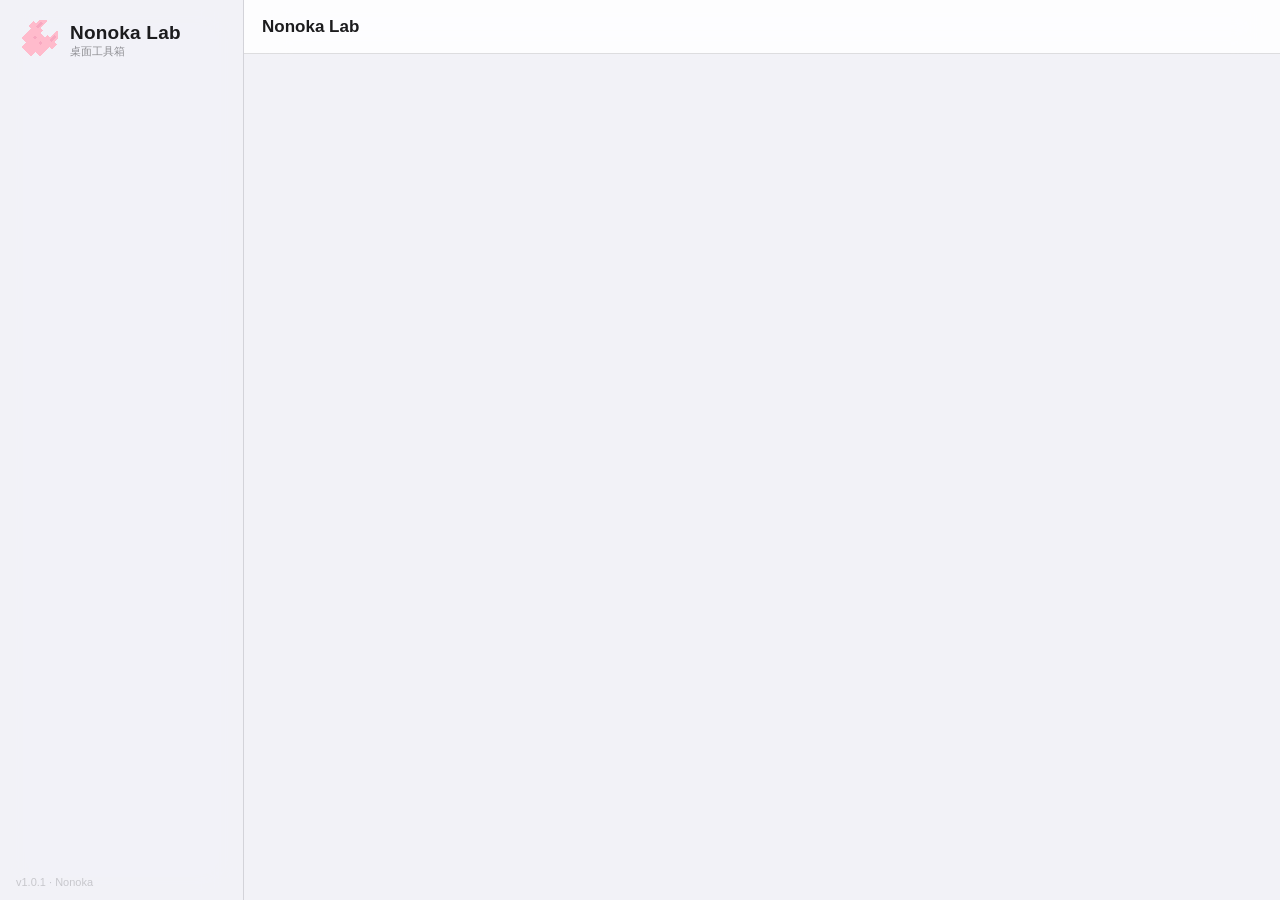
<file: frontend/index.html>
<!DOCTYPE html>
<html lang="zh-CN">
<head>
  <meta charset="utf-8" />
  <meta name="viewport" content="width=device-width, initial-scale=1" />
  <title>Nonoka Lab</title>
  <link rel="stylesheet" href="css/cupertino.css?v=20260817" />
</head>
<body>
  <!-- Cupertino 线性图标定义（1.5px 描边，currentColor 继承文字色） -->
  <svg style="display:none" xmlns="http://www.w3.org/2000/svg">
    <defs>
      <g id="icon-video" fill="none" stroke="currentColor" stroke-width="1.5" stroke-linecap="round" stroke-linejoin="round"><rect x="3" y="6" width="13" height="12" rx="3"/><path d="M16 10.5 21 7.5v9L16 13.5"/></g>
      <g id="icon-photo" fill="none" stroke="currentColor" stroke-width="1.5" stroke-linecap="round" stroke-linejoin="round"><rect x="3" y="4" width="18" height="16" rx="3"/><circle cx="8.5" cy="9" r="1.6"/><path d="M5 17l4.5-4.5 3 3L16 11l3 3.5"/></g>
      <g id="icon-puzzle" fill="none" stroke="currentColor" stroke-width="1.5" stroke-linecap="round" stroke-linejoin="round"><path d="M10 4h4a2 2 0 0 1 4 0v2a2 2 0 0 0 2 2 2 2 0 0 1 0 4 2 2 0 0 0-2 2v2a2 2 0 0 1-4 0h-4a2 2 0 0 1 0-4 2 2 0 0 0-2-2 2 2 0 0 1 0-4 2 2 0 0 0 2-2V6a2 2 0 0 1 0-2z"/></g>
      <g id="icon-info" fill="none" stroke="currentColor" stroke-width="1.5" stroke-linecap="round" stroke-linejoin="round"><circle cx="12" cy="12" r="9"/><path d="M12 11v5"/><circle cx="12" cy="8" r="0.6" fill="currentColor"/></g>
      <g id="icon-refresh" fill="none" stroke="currentColor" stroke-width="1.5" stroke-linecap="round" stroke-linejoin="round"><path d="M20 11a8 8 0 1 0-1.5 5"/><path d="M20 5v6h-6"/></g>
      <g id="icon-folder" fill="none" stroke="currentColor" stroke-width="1.5" stroke-linecap="round" stroke-linejoin="round"><path d="M3 7a2 2 0 0 1 2-2h4l2 2h8a2 2 0 0 1 2 2v8a2 2 0 0 1-2 2H5a2 2 0 0 1-2-2z"/></g>
      <g id="icon-cloud" fill="none" stroke="currentColor" stroke-width="1.5" stroke-linecap="round" stroke-linejoin="round"><path d="M7 18a4 4 0 0 1 0-8 5 5 0 0 1 9.6-1.3A3.5 3.5 0 0 1 17 18z"/><path d="M12 12v6M9.5 14.5 12 12l2.5 2.5"/></g>
      <g id="icon-gear" fill="none" stroke="currentColor" stroke-width="1.5" stroke-linecap="round" stroke-linejoin="round"><circle cx="12" cy="12" r="3"/><path d="M12 3v3M12 18v3M3 12h3M18 12h3M5.6 5.6l2.1 2.1M16.3 16.3l2.1 2.1M18.4 5.6l-2.1 2.1M7.7 16.3l-2.1 2.1"/></g>
      <g id="icon-check" fill="none" stroke="currentColor" stroke-width="1.5" stroke-linecap="round" stroke-linejoin="round"><path d="M5 12.5 10 17.5 19 7"/></g>
      <g id="icon-x" fill="none" stroke="currentColor" stroke-width="1.5" stroke-linecap="round" stroke-linejoin="round"><path d="M6 6l12 12M18 6 6 18"/></g>
      <g id="icon-chevron" fill="none" stroke="currentColor" stroke-width="1.5" stroke-linecap="round" stroke-linejoin="round"><path d="M9 6l6 6-6 6"/></g>
      <g id="icon-search" fill="none" stroke="currentColor" stroke-width="1.5" stroke-linecap="round" stroke-linejoin="round"><circle cx="11" cy="11" r="6"/><path d="M20 20l-4-4"/></g>
      <g id="icon-download" fill="none" stroke="currentColor" stroke-width="1.5" stroke-linecap="round" stroke-linejoin="round"><path d="M12 3v12M7 11l5 4 5-4"/><path d="M4 19h16"/></g>
      <g id="icon-bilibili" fill="none" stroke="currentColor" stroke-width="1.5" stroke-linecap="round" stroke-linejoin="round"><rect x="3" y="7" width="18" height="12" rx="3"/><path d="M8 4l2 3M16 4l-2 3M9 12v1M15 12v1"/></g>
      <g id="icon-music" fill="none" stroke="currentColor" stroke-width="1.5" stroke-linecap="round" stroke-linejoin="round"><path d="M9 17V5l10-2v12"/><circle cx="6.5" cy="17" r="2.5"/><circle cx="16.5" cy="15" r="2.5"/></g>
      <g id="icon-globe" fill="none" stroke="currentColor" stroke-width="1.5" stroke-linecap="round" stroke-linejoin="round"><circle cx="12" cy="12" r="9"/><path d="M3 12h18M12 3c2.5 2.5 2.5 15 0 18M12 3c-2.5 2.5-2.5 15 0 18"/></g>
      <g id="icon-megaphone" fill="none" stroke="currentColor" stroke-width="1.5" stroke-linecap="round" stroke-linejoin="round"><path d="M4 10v4a1 1 0 0 0 1 1h2l8 4V5L7 9H5a1 1 0 0 0-1 1z"/><path d="M18 9a3 3 0 0 1 0 6"/></g>
      <g id="icon-star" fill="none" stroke="currentColor" stroke-width="1.5" stroke-linecap="round" stroke-linejoin="round"><path d="M12 3l2.7 5.5 6 .9-4.3 4.2 1 6-5.4-2.8L6.6 19.6l1-6L3.3 9.4l6-.9z"/></g>
      <g id="icon-clock" fill="none" stroke="currentColor" stroke-width="1.5" stroke-linecap="round" stroke-linejoin="round"><circle cx="12" cy="12" r="9"/><path d="M12 7v5l3.5 2"/></g>
      <g id="icon-list" fill="none" stroke="currentColor" stroke-width="1.5" stroke-linecap="round" stroke-linejoin="round"><path d="M8 6h11M8 12h11M8 18h11"/><circle cx="4" cy="6" r="1"/><circle cx="4" cy="12" r="1"/><circle cx="4" cy="18" r="1"/></g>
      <g id="icon-code" fill="none" stroke="currentColor" stroke-width="1.5" stroke-linecap="round" stroke-linejoin="round"><path d="M9 8l-4 4 4 4M15 8l4 4-4 4"/></g>
      <g id="icon-power" fill="none" stroke="currentColor" stroke-width="1.5" stroke-linecap="round" stroke-linejoin="round"><path d="M12 3v9"/><path d="M6.2 5.6a8 8 0 1 0 11.6 0"/></g>
    </defs>
  </svg>

  <div class="app">
    <aside class="sidebar">
      <div class="brand">
        <img src="assets/logo.svg" alt="logo" />
        <div>
          <div class="name" id="brandName">Nonoka Lab</div>
          <div class="sub">桌面工具箱</div>
        </div>
      </div>
      <nav class="nav" id="nav"></nav>
      <div class="sidebar-foot" id="sideFoot">v1.0.1 · Nonoka</div>
    </aside>

    <main class="main">
      <div class="topbar">
        <div class="title" id="topTitle">Nonoka Lab</div>
        <div class="spacer"></div>
      </div>
      <div class="content">
        <iframe id="contentFrame" allow="autoplay; clipboard-read"></iframe>
      </div>
    </main>
  </div>

  <!-- 首次引导遮罩 -->
  <div class="welcome-mask" id="welcomeMask">
    <div class="welcome-card">
      <img src="assets/logo.svg" alt="logo" class="welcome-logo" />
      <h2 id="welcomeTitle">欢迎使用 Nonoka Lab</h2>
      <p class="welcome-desc" id="welcomeDesc"></p>
      <div class="welcome-hint" id="welcomeHint" style="display:none"></div>
      <div class="row center" style="margin-top:18px">
        <button class="btn ghost" id="welcomeSettings">前往设置</button>
        <button class="btn primary" id="welcomeStart">开始使用</button>
      </div>
    </div>
  </div>

  <!-- 通用弹窗（更新 / 崩溃 / 提示） -->
  <div class="modal-mask" id="modalMask">
    <div class="modal">
      <h3 id="modalTitle"></h3>
      <p id="modalBody"></p>
      <div class="acts" id="modalActs"></div>
    </div>
  </div>

  <script src="js/shell.js"></script>
</body>
</html>
</file>
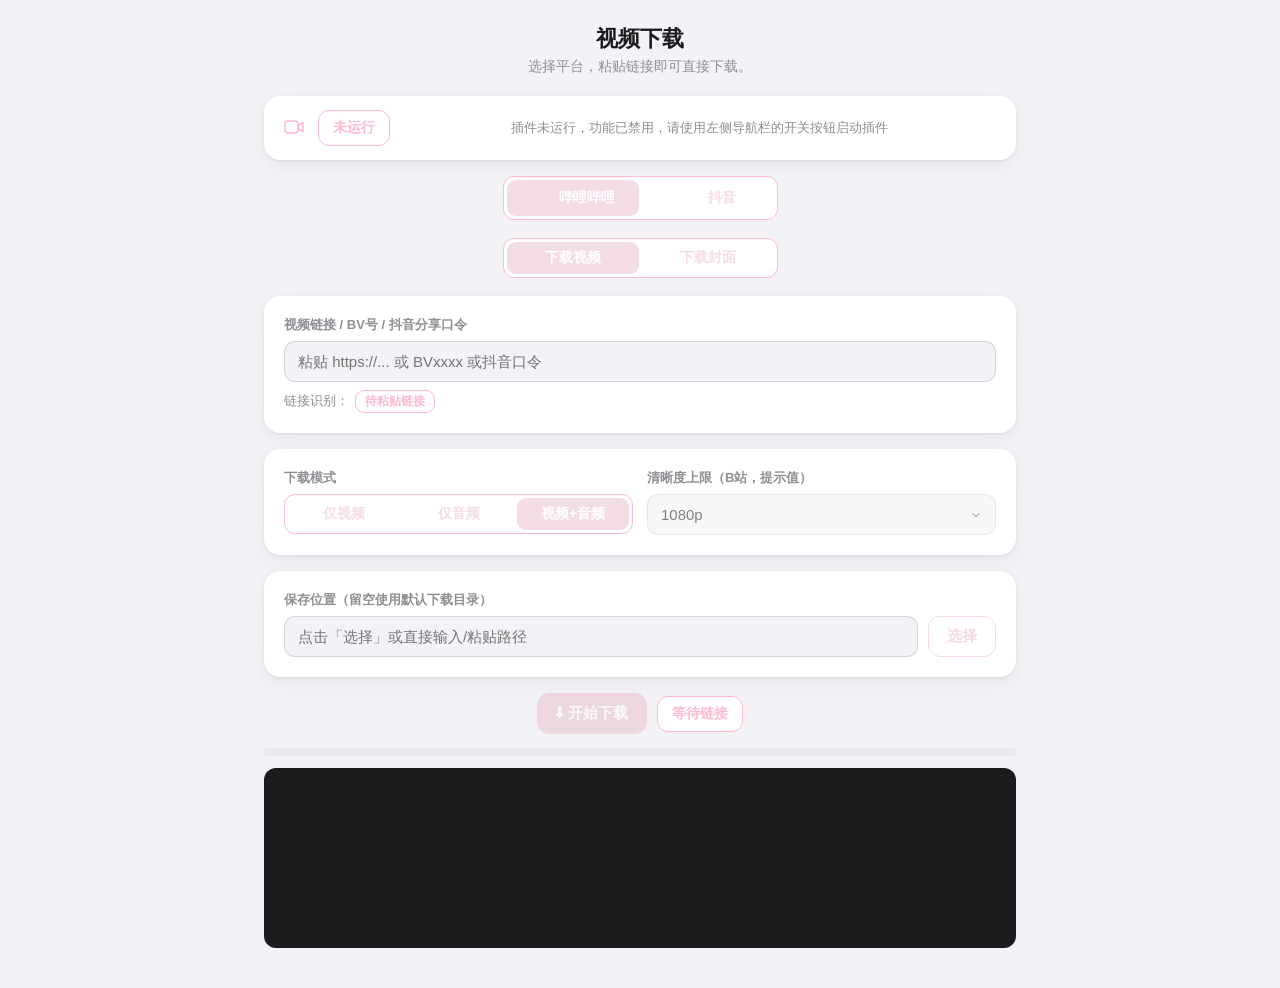
<file: plugins/Nonoka_video_download/frontend/index.html>
<!DOCTYPE html>
<html lang="zh-CN">
<head>
  <meta charset="utf-8" />
  <meta name="viewport" content="width=device-width, initial-scale=1" />
  <title>视频下载</title>
  <link rel="stylesheet" href="../../../frontend/css/cupertino.css?v=20260817" />
  <link rel="stylesheet" href="css/app.css?v=20260817" />
</head>
<body>
  <!-- 图标定义（与外壳一致） -->
  <svg style="display:none" xmlns="http://www.w3.org/2000/svg">
    <defs>
      <g id="icon-video" fill="none" stroke="currentColor" stroke-width="1.5" stroke-linecap="round" stroke-linejoin="round"><rect x="3" y="6" width="13" height="12" rx="3"/><path d="M16 10.5 21 7.5v9L16 13.5"/></g>
      <g id="icon-photo" fill="none" stroke="currentColor" stroke-width="1.5" stroke-linecap="round" stroke-linejoin="round"><rect x="3" y="4" width="18" height="16" rx="3"/><circle cx="8.5" cy="9" r="1.6"/><path d="M5 17l4.5-4.5 3 3L16 11l3 3.5"/></g>
      <g id="icon-puzzle" fill="none" stroke="currentColor" stroke-width="1.5" stroke-linecap="round" stroke-linejoin="round"><path d="M10 4h4a2 2 0 0 1 4 0v2a2 2 0 0 0 2 2 2 2 0 0 1 0 4 2 2 0 0 0-2 2v2a2 2 0 0 1-4 0h-4a2 2 0 0 1 0-4 2 2 0 0 0-2-2 2 2 0 0 1 0-4 2 2 0 0 0 2-2V6a2 2 0 0 1 0-2z"/></g>
      <g id="icon-info" fill="none" stroke="currentColor" stroke-width="1.5" stroke-linecap="round" stroke-linejoin="round"><circle cx="12" cy="12" r="9"/><path d="M12 11v5"/><circle cx="12" cy="8" r="0.6" fill="currentColor"/></g>
      <g id="icon-folder" fill="none" stroke="currentColor" stroke-width="1.5" stroke-linecap="round" stroke-linejoin="round"><path d="M3 7a2 2 0 0 1 2-2h4l2 2h8a2 2 0 0 1 2 2v8a2 2 0 0 1-2 2H5a2 2 0 0 1-2-2z"/></g>
      <g id="icon-cloud" fill="none" stroke="currentColor" stroke-width="1.5" stroke-linecap="round" stroke-linejoin="round"><path d="M7 18a4 4 0 0 1 0-8 5 5 0 0 1 9.6-1.3A3.5 3.5 0 0 1 17 18z"/><path d="M12 12v6M9.5 14.5 12 12l2.5 2.5"/></g>
      <g id="icon-bilibili" fill="none" stroke="currentColor" stroke-width="1.5" stroke-linecap="round" stroke-linejoin="round"><rect x="3" y="7" width="18" height="12" rx="3"/><path d="M8 4l2 3M16 4l-2 3M9 12v1M15 12v1"/></g>
      <g id="icon-music" fill="none" stroke="currentColor" stroke-width="1.5" stroke-linecap="round" stroke-linejoin="round"><path d="M9 17V5l10-2v12"/><circle cx="6.5" cy="17" r="2.5"/><circle cx="16.5" cy="15" r="2.5"/></g>
      <g id="icon-douyin" fill="none" stroke="currentColor" stroke-width="1.5" stroke-linecap="round" stroke-linejoin="round"><rect x="3" y="5" width="18" height="14" rx="4"/><path d="M12 9v6"/><circle cx="12" cy="15" r="2.2"/><path d="M15 7a3 3 0 0 0 3 3"/></g>
    </defs>
  </svg>

  <div class="wrap">
    <h2>视频下载</h2>
    <p class="lead">选择平台，粘贴链接即可直接下载。</p>

    <div class="card run-bar" id="runBar">
      <div class="icon" style="color:var(--accent)"><svg class="icon" aria-hidden="true"><use href="#icon-video"/></svg></div>
      <span id="runStatus" class="tag wait">未运行</span>
      <span class="muted" id="runHint" style="font-size:12.5px">插件启停请使用左侧导航栏的开关按钮</span>
    </div>

    <!-- FFmpeg 提醒 -->
    <div class="ffmpeg-banner" id="ffmpegBanner" style="display:none">
      <svg class="icon" aria-hidden="true"><use href="#icon-cloud"/></svg>
      <div class="ffmpeg-banner-body">
        <div class="ffmpeg-banner-title">未检测到 FFmpeg</div>
        <div class="ffmpeg-banner-text">未检测到 ffmpeg 组件，音视频合并等高级功能可能受限，可在「设置 → 组件管理」中安装或手动指定路径。</div>
      </div>
      <button class="ffmpeg-dismiss" id="ffmpegDismiss" title="不再提醒">✕</button>
    </div>

    <!-- 平台选择（手动） -->
    <div class="seg-row">
      <div class="seg platform-seg" id="platformSeg"></div>
    </div>

    <!-- 下载 / 封面 两标签切换 -->
    <div class="seg-row">
      <div class="seg tab-seg">
        <button data-tab="video" class="on">下载视频</button>
        <button data-tab="cover">下载封面</button>
      </div>
    </div>

    <!-- 链接输入 -->
    <div class="card">
      <div class="field" style="margin:0">
        <label>视频链接 / BV号 / 抖音分享口令</label>
        <div class="url-row">
          <input class="input" id="url" placeholder="粘贴 https://... 或 BVxxxx 或抖音口令" />
        </div>
        <div class="detect-row" style="margin-top:8px">
          <span class="muted" style="font-size:12.5px">链接识别：</span>
          <span class="tag wait" id="urlDetect">待粘贴链接</span>
        </div>
      </div>
    </div>

    <!-- 下载标签：下载模式 + 清晰度 -->
    <div class="card tab-pane" id="paneVideo">
      <div class="opt-grid">
        <div class="field" style="margin:0">
          <label>下载模式</label>
          <div class="seg" id="modeSeg">
            <button data-m="video">仅视频</button>
            <button data-m="audio">仅音频</button>
            <button data-m="both" class="on">视频+音频</button>
          </div>
        </div>
        <div class="field" id="qualityField" style="margin:0">
          <label>清晰度上限（B站，提示值）</label>
          <select class="input" id="quality">
            <option>360p</option><option>480p</option><option>720p</option>
            <option selected>1080p</option><option>1080p+</option><option>4k</option>
          </select>
        </div>
      </div>
      <div id="ffWarn" class="tag wait" style="display:none;margin-top:12px">
        未检测到 FFmpeg，「视频+音频」合并将不可用，请到「组件管理」安装。
      </div>
    </div>

    <!-- 封面标签：封面清晰度增强 -->
    <div class="card tab-pane" id="paneCover" style="display:none">
      <div class="opt-grid">
        <div class="field" style="margin:0">
          <label>封面清晰度增强</label>
          <select class="input" id="scale">
            <option value="1">原图 (1x)</option>
            <option value="2" selected>2x</option>
            <option value="4">4x</option>
          </select>
        </div>
      </div>
    </div>

    <!-- 保存位置 -->
    <div class="card">
      <div class="field" style="margin:0">
        <label>保存位置（留空使用默认下载目录）</label>
        <div class="row">
          <input class="input" id="folder" placeholder="点击「选择」或直接输入/粘贴路径" />
          <button class="btn" id="btnBrowse">选择</button>
        </div>
      </div>
    </div>

    <!-- B站 Cookie（识别为 B站 时显示） -->
    <div class="card cookie-area" id="cookieField" style="display:none">
      <label style="display:block;font-size:13px;font-weight:600;color:var(--label-2);margin-bottom:7px">B站登录 Cookie（可选，不填清晰度受限）</label>
      <textarea class="input" id="cookie" placeholder="SESSDATA=xxxx; bili_jct=yyyy（可点「扫码登录」自动填入）"></textarea>
      <div class="row center" style="margin-top:10px">
        <button class="btn ghost" id="btnQr">扫码登录</button>
        <button class="btn gray" id="btnCookieHelp">Cookie 说明</button>
      </div>
    </div>

    <div class="actions">
      <button class="btn primary" id="btnMain">⬇ 开始下载</button>
      <button class="btn gray" id="btnOpen" style="display:none">打开文件夹</button>
      <span id="status" class="tag wait">等待链接</span>
    </div>

    <div class="progress" id="prog" style="margin-top:14px"><i></i></div>
    <div class="logbox" id="logbox" style="margin-top:12px"></div>
  </div>

  <!-- 扫码登录弹窗 -->
  <div class="modal-mask" id="qrMask">
    <div class="modal">
      <h3>扫码登录 B站</h3>
      <div style="text-align:center;padding:10px 0">
        <img class="qr-img" id="qrImg" alt="qr" />
      </div>
      <p style="text-align:center" class="muted">用哔哩哔哩 App 扫码并确认</p>
      <div class="acts" style="justify-content:center">
        <button class="btn gray" id="qrClose">关闭</button>
      </div>
    </div>
  </div>

  <!-- 通用弹窗 -->
  <div class="modal-mask" id="mMask">
    <div class="modal">
      <h3 id="mTitle"></h3>
      <p id="mBody"></p>
      <div class="acts">
        <button class="btn gray" id="mClose">知道了</button>
      </div>
    </div>
  </div>

  <script src="js/app.js"></script>
</body>
</html>
</file>
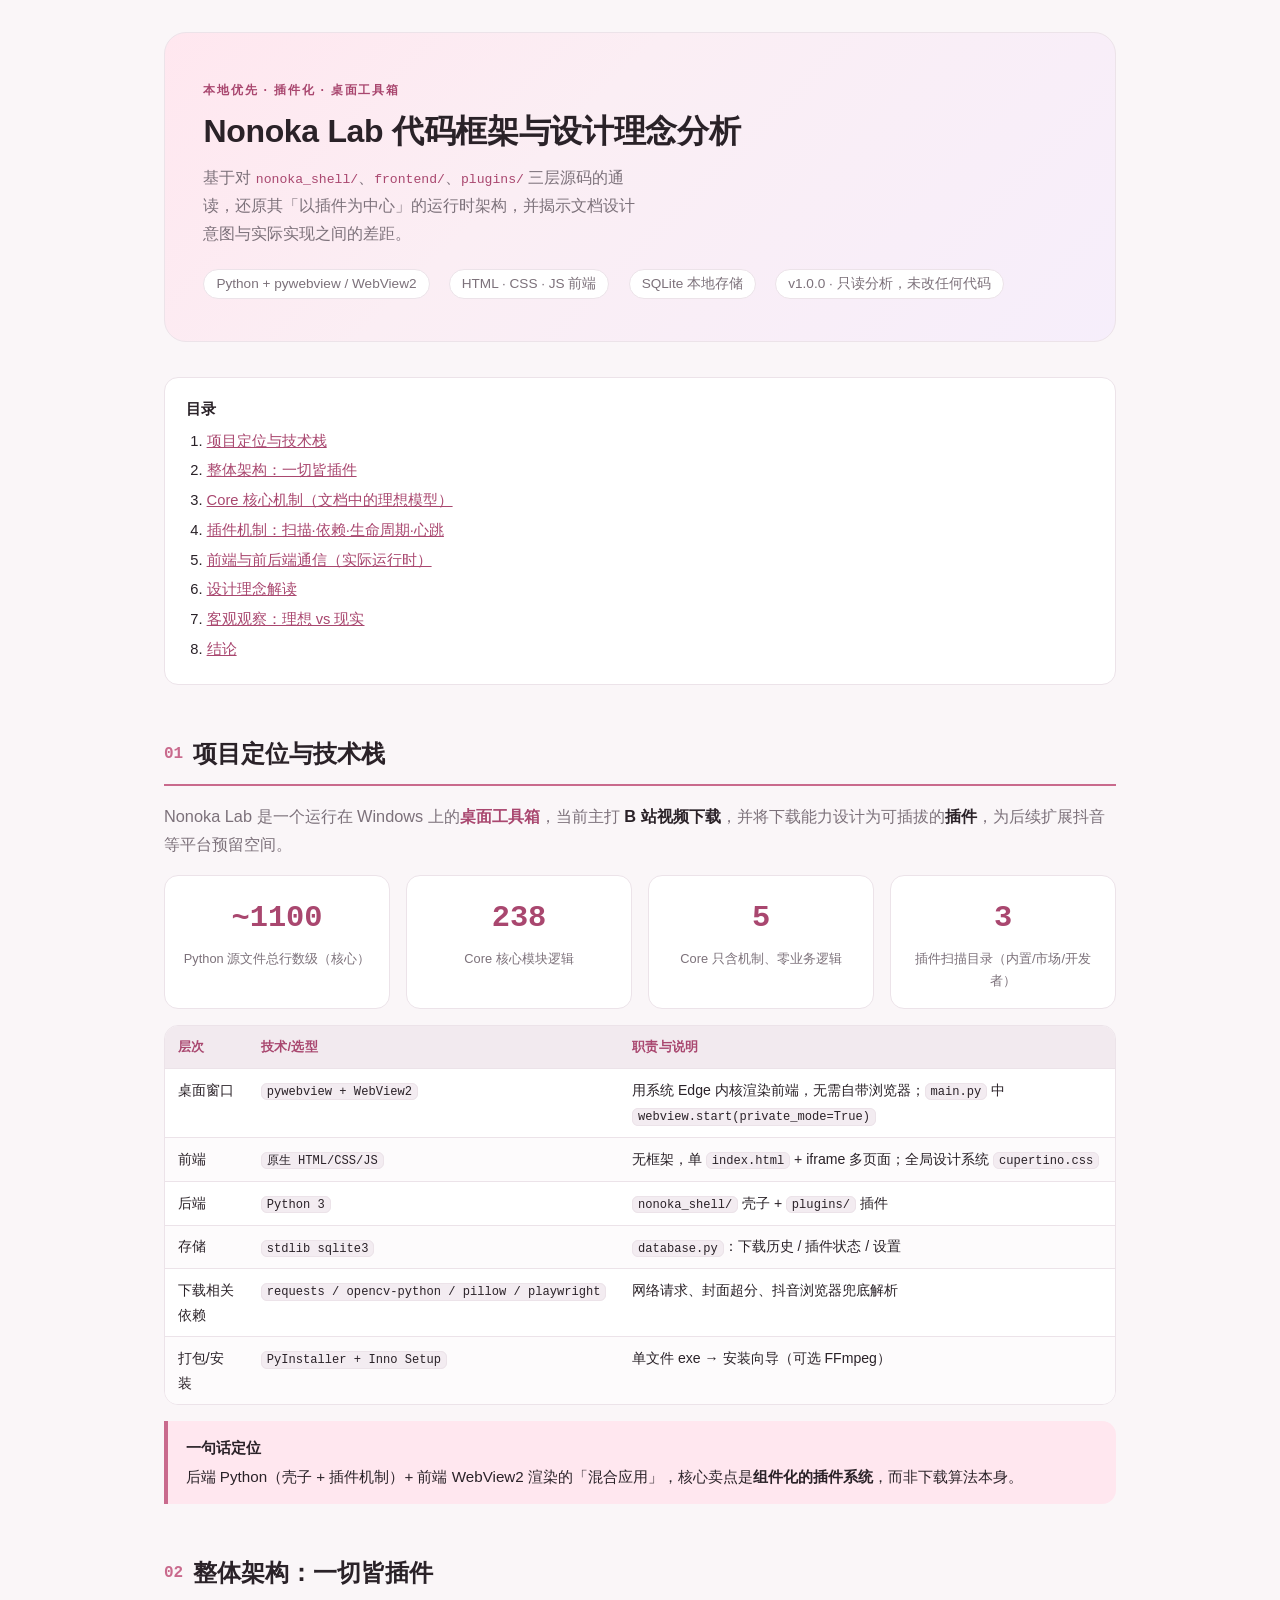
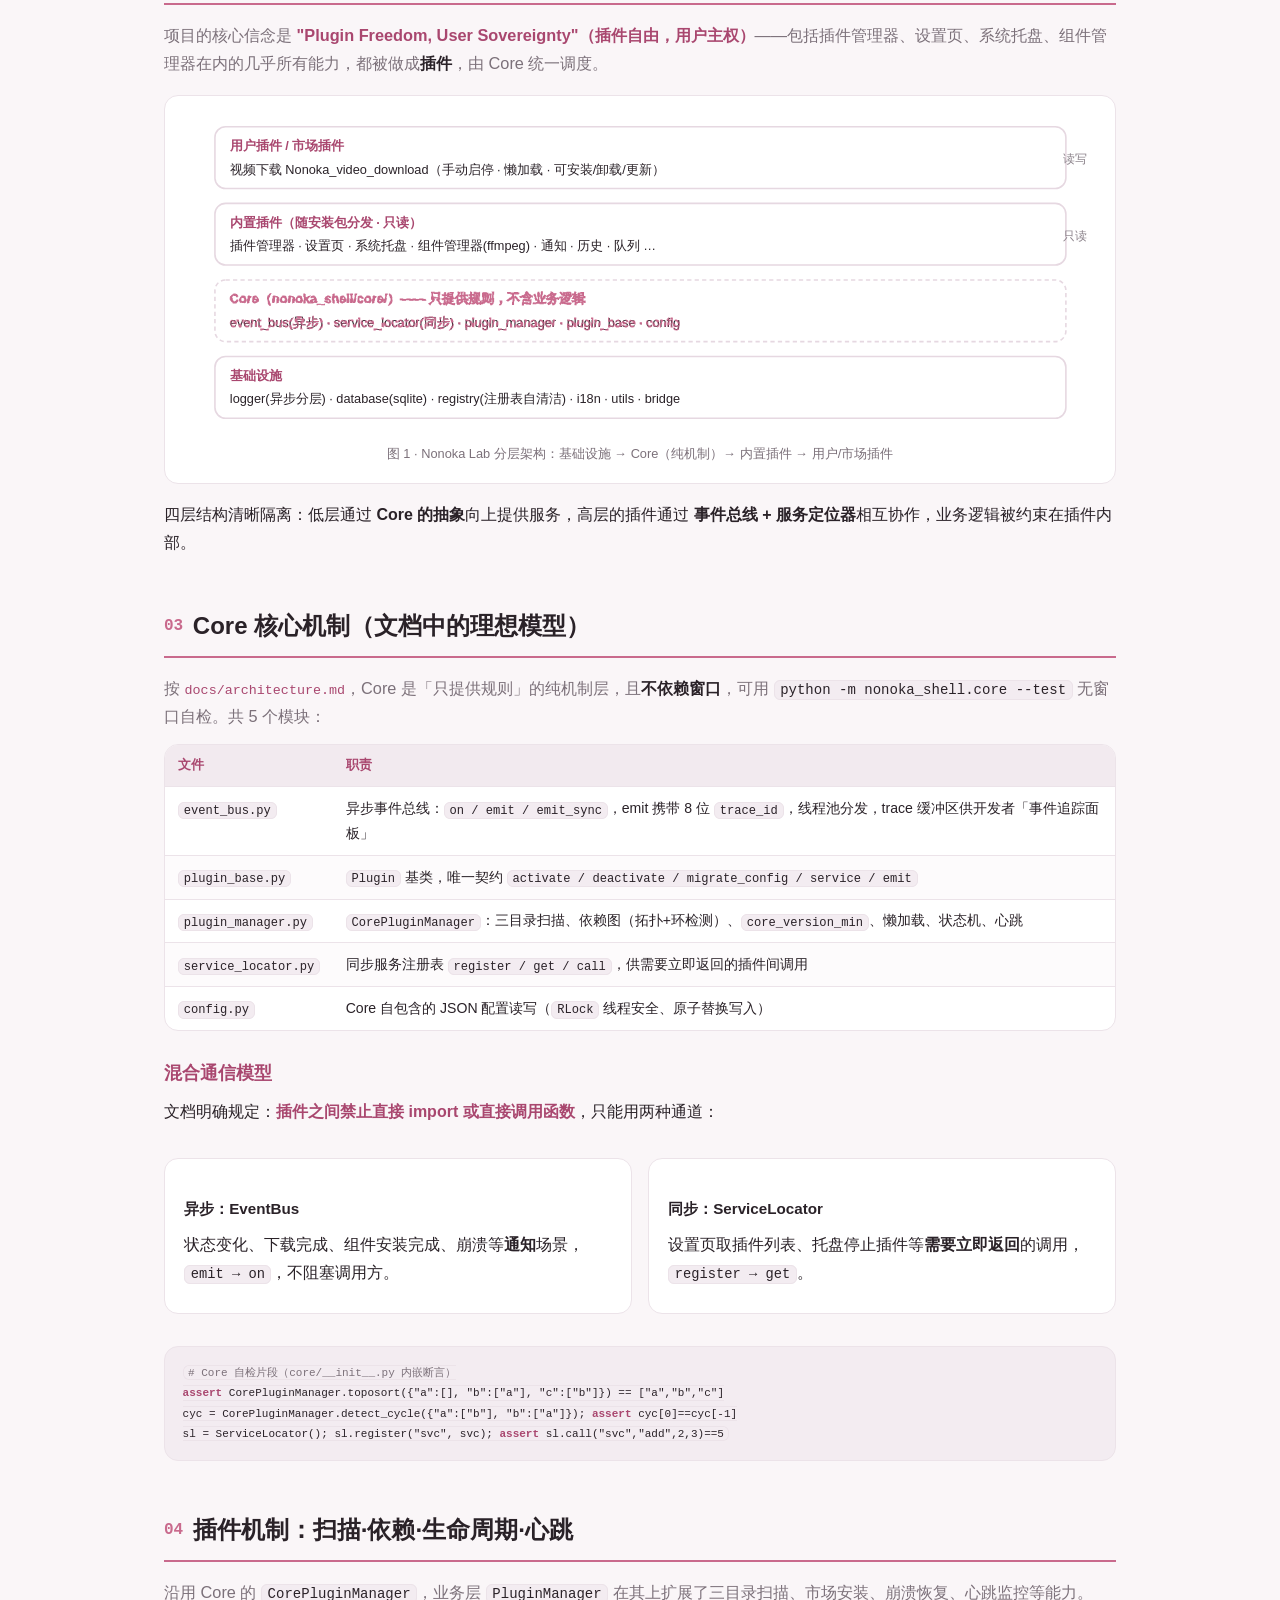
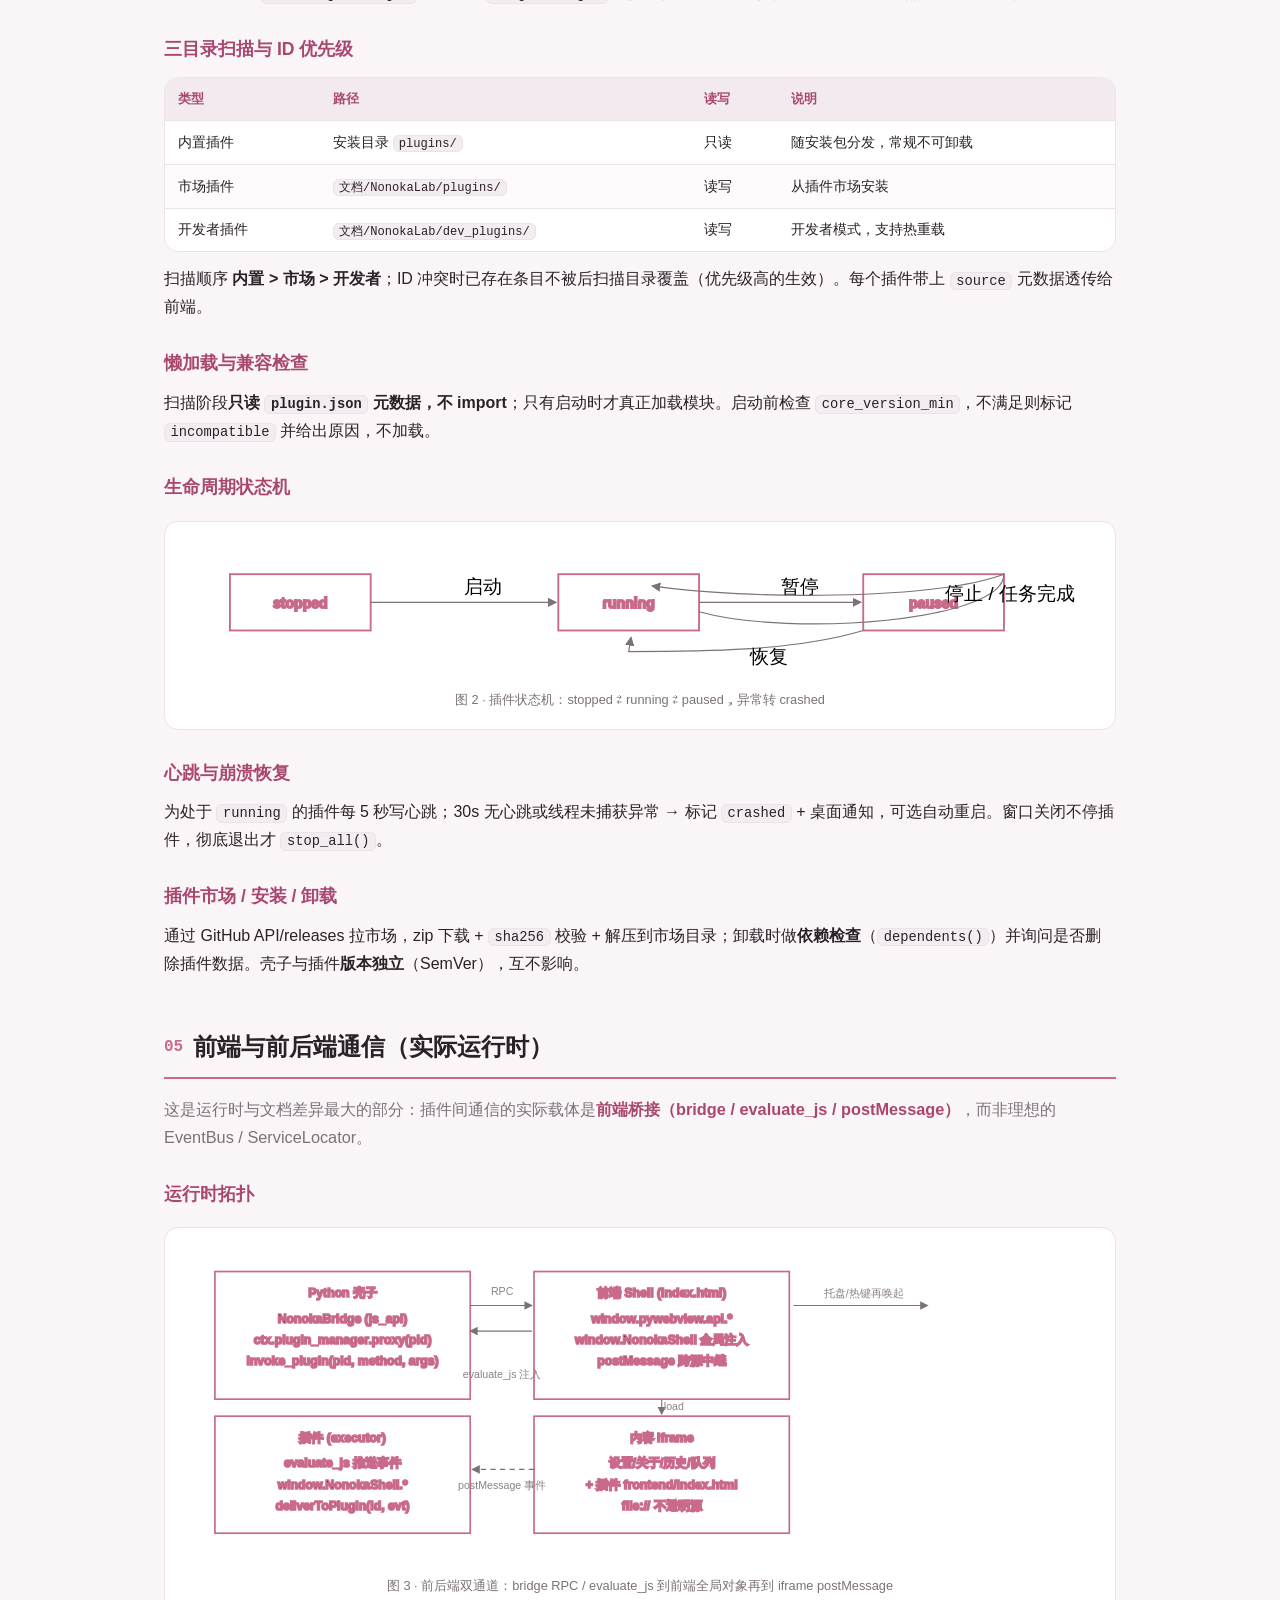
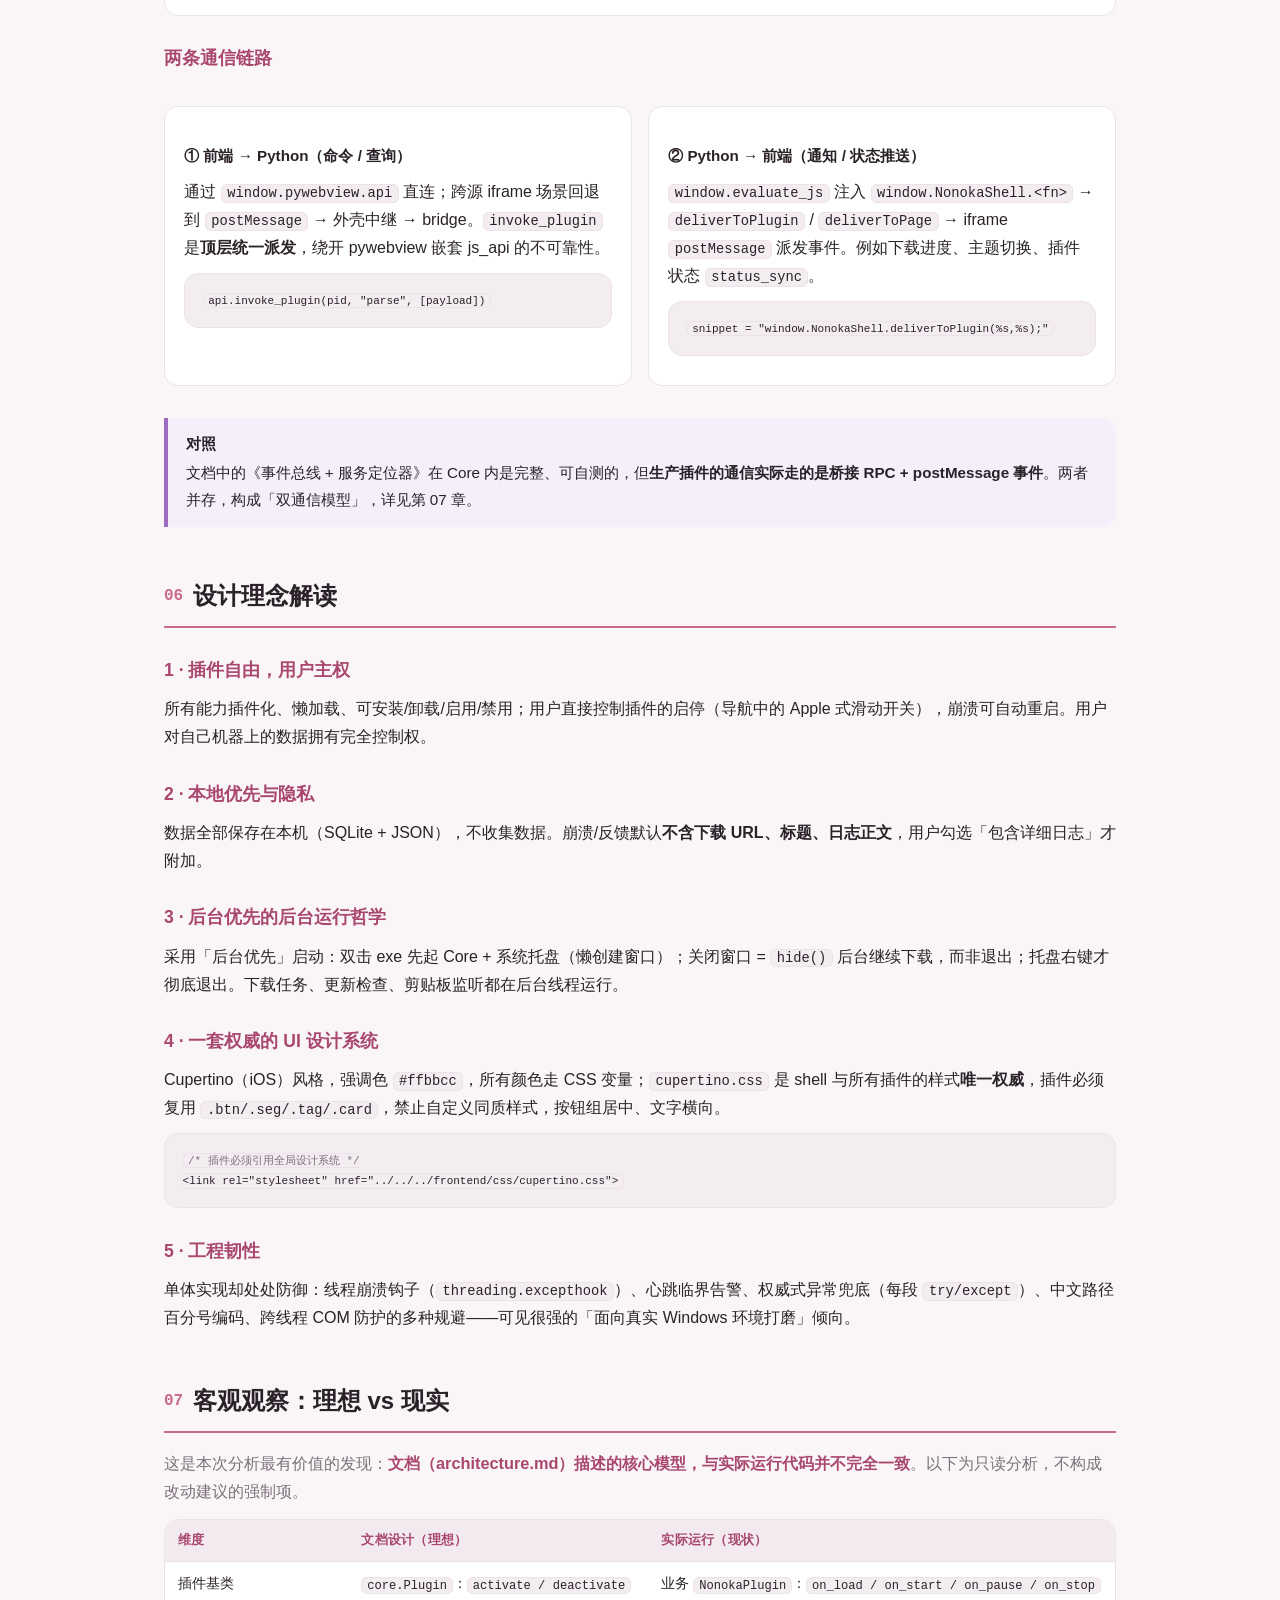
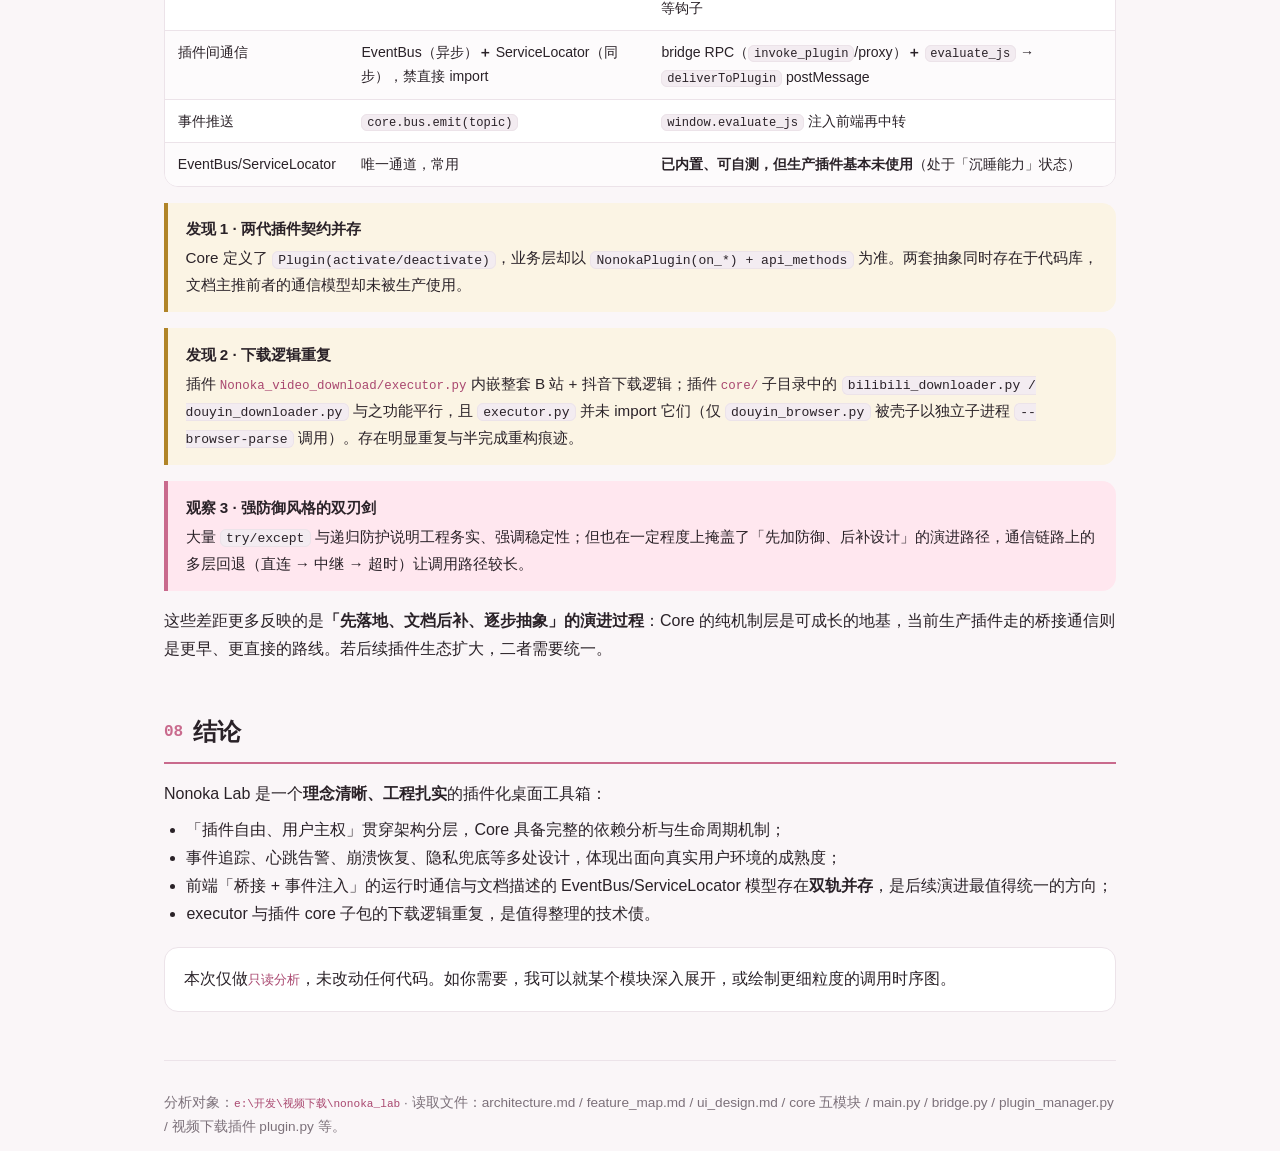
<file: nonoka-architecture-analysis/nonoka-architecture-analysis.html>
<!-- Generated by Trae Work -->
<!DOCTYPE html>
<html lang="zh-CN">
<head>
<meta charset="UTF-8">
<meta name="viewport" content="width=device-width, initial-scale=1.0">
<title>Nonoka Lab 代码框架与设计理念分析</title>
<style>
  /* ==== CSS Variables ==== */
  :root{
    --bg:#faf6f8; --bg2:#ffffff;
    --ink:#2a2228; --muted:#7c717a; --rule:#ece3e9;
    --accent:#c96a8d; --accent2:#9d6ac1; --accent-soft:#ffe7ef; --accent-deep:#a9476f;
    --ok:#3f7d5c; --warn:#b08428; --bad:#c2554d;
    --code-bg:#f3ecf1;
    --font:"PingFang SC","Microsoft YaHei","Segoe UI",-apple-system,sans-serif;
    --mono:"JetBrains Mono","Cascadia Code",Consolas,monospace;
    --max:1000px;
    --radius:14px;
  }
  *,*::before,*::after{box-sizing:border-box;margin:0;padding:0}
  html{font-size:16px;scroll-behavior:smooth}
  body{font-family:var(--font);color:var(--ink);background:var(--bg);line-height:1.75;padding:0}
  article.page{max-width:var(--max);margin:0 auto;padding:2rem 1.5rem 1rem}
  a{color:var(--accent-deep)}

  /* ==== Cover ==== */
  .cover{position:relative;background:linear-gradient(135deg,var(--accent-soft),#fbeef4 40%,#f6eefb 100%);border:1px solid var(--rule);border-radius:22px;padding:2.6rem 2.4rem;margin-bottom:2.2rem}
  .cover .kick{display:inline-block;font-size:.78rem;letter-spacing:.14em;text-transform:uppercase;color:var(--accent-deep);font-weight:700;margin-bottom:.6rem}
  .cover h1{font-size:2rem;line-height:1.3;font-weight:800;letter-spacing:-.01em;color:var(--ink)}
  .cover .sub{margin-top:.7rem;color:var(--muted);font-size:1rem;max-width:52ex}
  .cover .meta{display:flex;flex-wrap:wrap;gap:.5rem 1.2rem;margin-top:1.3rem;font-size:.85rem;color:var(--muted)}
  .cover .tag{background:var(--bg2);border:1px solid var(--rule);border-radius:999px;padding:.15rem .75rem;white-space:nowrap}

  /* ==== Section headings ==== */
  section{margin:3rem 0}
  h2{font-size:1.5rem;font-weight:800;margin-bottom:1rem;padding-bottom:.55rem;border-bottom:2px solid var(--accent);display:flex;align-items:center;gap:.6rem}
  h2 .no{color:var(--accent);font-family:var(--mono);font-size:1rem}
  h3{font-size:1.1rem;font-weight:700;margin:1.7rem 0 .6rem;color:var(--accent-deep)}
  h4{font-size:.95rem;font-weight:700;margin:1.2rem 0 .4rem}
  p{margin:.5rem 0;color:var(--ink)}
  strong{color:var(--ink)}
  .lead{font-size:1.02rem;color:var(--muted)}
  mark.key{background:none;color:var(--accent-deep);font-weight:700}

  /* ==== Callout ==== */
  .callout{border-left:4px solid var(--accent);background:var(--accent-soft);border-radius:0 var(--radius) var(--radius) 0;padding:.85rem 1.1rem;margin:1rem 0;font-size:.95rem}
  .callout.warn{border-color:var(--warn);background:#fbf4e4}
  .callout.info{border-color:var(--accent2);background:#f4effb}
  .callout .ttl{font-weight:700;margin-bottom:.15rem}

  /* ==== Cards / grid ==== */
  .card{background:var(--bg2);border:1px solid var(--rule);border-radius:var(--radius);padding:1.1rem 1.2rem;margin:1rem 0}
  .grid{display:grid;grid-template-columns:repeat(auto-fit,minmax(220px,1fr));gap:1rem;margin:1rem 0}
  .metric{background:var(--bg2);border:1px solid var(--rule);border-radius:var(--radius);padding:1rem 1.1rem;text-align:center}
  .metric .n{font-size:1.9rem;font-weight:800;color:var(--accent-deep);font-family:var(--mono)}
  .metric .l{font-size:.8rem;color:var(--muted);margin-top:.15rem}

  /* ==== Code ==== */
  code{font-family:var(--mono);font-size:.86em;background:var(--code-bg);border:1px solid var(--rule);border-radius:6px;padding:.05em .4em;color:var(--ink)}
  pre{font-family:var(--mono);font-size:.8rem;background:var(--code-bg);border:1px solid var(--rule);border-radius:var(--radius);padding:1rem 1.1rem;overflow-x:auto;line-height:1.6;color:var(--ink);margin:.7rem 0}
  .filepath{font-family:var(--mono);font-size:.82em;color:var(--accent-deep)}
  pre .c{color:var(--muted)}
  pre .k{color:var(--accent-deep);font-weight:700}

  /* ==== Tables ==== */
  .table-wrap{overflow:auto;max-height:620px;border:1px solid var(--rule);border-radius:var(--radius);margin:.8rem 0;background:var(--bg2)}
  table{border-collapse:collapse;width:100%;min-width:560px;font-size:.88rem}
  thead th{position:sticky;top:0;background:#f2eaef;color:var(--accent-deep);font-weight:700;text-align:left;padding:.6rem .8rem;border-bottom:1px solid var(--rule);font-size:.8rem;letter-spacing:.02em}
  tbody td{padding:.55rem .8rem;border-bottom:1px solid var(--rule);vertical-align:top}
  tbody tr:last-child td{border-bottom:none}
  tbody tr:nth-child(even){background:#fdfbfc}
  td code{white-space:nowrap}

  /* ==== Figures (SVG) ==== */
  figure.diagram{background:var(--bg2);border:1px solid var(--rule);border-radius:var(--radius);padding:1.1rem;margin:1.1rem 0}
  figure.diagram svg{max-width:100%;height:auto;display:block;margin:0 auto}
  figure.diagram figcaption{font-size:.8rem;color:var(--muted);text-align:center;margin-top:.6rem}

  /* ==== footer / sources ==== */
  footer{border-top:1px solid var(--rule);margin-top:3rem;padding-top:1.4rem;color:var(--muted);font-size:.85rem}
  footer .sources ol{padding-left:1.3rem;font-size:.82rem}
  footer .sources li{margin-bottom:.5rem;overflow-wrap:break-word;word-break:break-all}
  footer .sources .src-title{color:var(--ink)}
  footer .sources a{word-break:break-all}

  /* TOC */
  .toc{background:var(--bg2);border:1px solid var(--rule);border-radius:var(--radius);padding:1.1rem 1.3rem;margin:1.4rem 0}
  .toc h4{margin-top:0}
  .toc ol{padding-left:1.3rem;font-size:.92rem}
  .toc li{margin:.25rem 0}

  @media (max-width:640px){
    html{font-size:15px}
    .cover{padding:1.8rem 1.3rem}
    .cover h1{font-size:1.6rem}
    article.page{padding:1rem .9rem}
    .table-wrap{min-width:0}
  }
</style>
</head>
<body>
<article class="page">

  <header class="cover">
    <span class="kick">本地优先 · 插件化 · 桌面工具箱</span>
    <h1>Nonoka Lab 代码框架与设计理念分析</h1>
    <div class="sub">基于对 <span class="filepath">nonoka_shell/</span>、<span class="filepath">frontend/</span>、<span class="filepath">plugins/</span> 三层源码的通读，还原其「以插件为中心」的运行时架构，并揭示文档设计意图与实际实现之间的差距。</div>
    <div class="meta">
      <span class="tag">Python + pywebview / WebView2</span>
      <span class="tag">HTML · CSS · JS 前端</span>
      <span class="tag">SQLite 本地存储</span>
      <span class="tag">v1.0.0 · 只读分析，未改任何代码</span>
    </div>
  </header>

  <nav class="toc">
    <h4>目录</h4>
    <ol>
      <li><a href="#s1">项目定位与技术栈</a></li>
      <li><a href="#s2">整体架构：一切皆插件</a></li>
      <li><a href="#s3">Core 核心机制（文档中的理想模型）</a></li>
      <li><a href="#s4">插件机制：扫描·依赖·生命周期·心跳</a></li>
      <li><a href="#s5">前端与前后端通信（实际运行时）</a></li>
      <li><a href="#s6">设计理念解读</a></li>
      <li><a href="#s7">客观观察：理想 vs 现实</a></li>
      <li><a href="#s8">结论</a></li>
    </ol>
  </nav>

  <!-- ======================= CHAPTER 1 ======================= -->
  <section id="s1">
    <h2><span class="no">01</span>项目定位与技术栈</h2>
    <p class="lead">Nonoka Lab 是一个运行在 Windows 上的<mark class="key">桌面工具箱</mark>，当前主打 <strong>B 站视频下载</strong>，并将下载能力设计为可插拔的<strong>插件</strong>，为后续扩展抖音等平台预留空间。</p>

    <div class="grid">
      <div class="metric"><div class="n">~1100</div><div class="l">Python 源文件总行数级（核心）</div></div>
      <div class="metric"><div class="n">238</div><div class="l">Core 核心模块逻辑</div></div>
      <div class="metric"><div class="n">5</div><div class="l">Core 只含机制、零业务逻辑</div></div>
      <div class="metric"><div class="n">3</div><div class="l">插件扫描目录（内置/市场/开发者）</div></div>
    </div>

    <div class="table-wrap">
    <table>
      <thead><tr><th>层次</th><th>技术/选型</th><th>职责与说明</th></tr></thead>
      <tbody>
        <tr><td>桌面窗口</td><td><code>pywebview + WebView2</code></td><td>用系统 Edge 内核渲染前端，无需自带浏览器；<code>main.py</code> 中 <code>webview.start(private_mode=True)</code></td></tr>
        <tr><td>前端</td><td><code>原生 HTML/CSS/JS</code></td><td>无框架，单 <code>index.html</code> + iframe 多页面；全局设计系统 <code>cupertino.css</code></td></tr>
        <tr><td>后端</td><td><code>Python 3</code></td><td><code>nonoka_shell/</code> 壳子 + <code>plugins/</code> 插件</td></tr>
        <tr><td>存储</td><td><code>stdlib sqlite3</code></td><td><code>database.py</code>：下载历史 / 插件状态 / 设置</td></tr>
        <tr><td>下载相关依赖</td><td><code>requests / opencv-python / pillow / playwright</code></td><td>网络请求、封面超分、抖音浏览器兜底解析</td></tr>
        <tr><td>打包/安装</td><td><code>PyInstaller + Inno Setup</code></td><td>单文件 exe → 安装向导（可选 FFmpeg）</td></tr>
      </tbody>
    </table>
    </div>

    <div class="callout">
      <div class="ttl">一句话定位</div>
      后端 Python（壳子 + 插件机制）+ 前端 WebView2 渲染的「混合应用」，核心卖点是<strong>组件化的插件系统</strong>，而非下载算法本身。
    </div>
  </section>

  <!-- ======================= CHAPTER 2 ======================= -->
  <section id="s2">
    <h2><span class="no">02</span>整体架构：一切皆插件</h2>
    <p class="lead">项目的核心信念是 <mark class="key">"Plugin Freedom, User Sovereignty"（插件自由，用户主权）</mark>——包括插件管理器、设置页、系统托盘、组件管理器在内的几乎所有能力，都被做成<strong>插件</strong>，由 Core 统一调度。</p>

    <figure class="diagram">
      <svg viewBox="0 0 860 300" xmlns="http://www.w3.org/2000/svg" role="img" aria-label="Nonoka Lab 分层架构图">
        <defs>
          <linearGradient id="gTop" x1="0" y1="0" x2="1" y2="0"><stop offset="0" stop-color="#ffe7ef"/><stop offset="1" stop-color="#f4effb"/></linearGradient>
        </defs>
        <style>
          .layer rect{fill:#fff;stroke:#e6d8e1;stroke-width:1.5;rx:10}
          .layer .lbl{font:700 12px "PingFang SC","Microsoft YaHei",sans-serif;fill:#a9476f}
          .layer .itm{font:12px "PingFang SC","Microsoft YaHei",sans-serif;fill:#2a2228}
          .core{fill:url(#gTop);stroke:#c96a8d;stroke-dasharray:4 3}
          .core .lbl{fill:#c96a8d}
          .stacklabel{font:400 11px "PingFang SC","Microsoft YaHei",sans-serif;fill:#8a8189}
        </style>

        <!-- 用户/市场插件 -->
        <g class="layer">
          <rect x="30" y="12" width="800" height="58"/>
          <text class="lbl" x="44" y="34">用户插件 / 市场插件</text>
          <text class="itm" x="44" y="56">视频下载 Nonoka_video_download（手动启停 · 懒加载 · 可安装/卸载/更新）</text>
        </g>
        <text class="stacklabel" x="850" y="46" text-anchor="end">读写</text>

        <!-- 内置插件 -->
        <g class="layer">
          <rect x="30" y="84" width="800" height="58"/>
          <text class="lbl" x="44" y="106">内置插件（随安装包分发 · 只读）</text>
          <text class="itm" x="44" y="128">插件管理器 · 设置页 · 系统托盘 · 组件管理器(ffmpeg) · 通知 · 历史 · 队列 …</text>
        </g>
        <text class="stacklabel" x="850" y="118" text-anchor="end">只读</text>

        <!-- Core -->
        <g class="layer core">
          <rect x="30" y="156" width="800" height="58"/>
          <text class="lbl" x="44" y="178">Core（nonoka_shell/core/）—— 只提供规则，不含业务逻辑</text>
          <text class="itm" x="44" y="200">event_bus(异步) · service_locator(同步) · plugin_manager · plugin_base · config</text>
        </g>

        <!-- 基础设施 -->
        <g class="layer">
          <rect x="30" y="228" width="800" height="58"/>
          <text class="lbl" x="44" y="250">基础设施</text>
          <text class="itm" x="44" y="272">logger(异步分层) · database(sqlite) · registry(注册表自清洁) · i18n · utils · bridge</text>
        </g>
      </svg>
      <figcaption>图 1 · Nonoka Lab 分层架构：基础设施 → Core（纯机制）→ 内置插件 → 用户/市场插件</figcaption>
    </figure>

    <p>四层结构清晰隔离：低层通过 <strong>Core 的抽象</strong>向上提供服务，高层的插件通过 <strong>事件总线 + 服务定位器</strong>相互协作，业务逻辑被约束在插件内部。</p>
  </section>

  <!-- ======================= CHAPTER 3 ======================= -->
  <section id="s3">
    <h2><span class="no">03</span>Core 核心机制（文档中的理想模型）</h2>
    <p class="lead">按 <span class="filepath">docs/architecture.md</span>，Core 是「只提供规则」的纯机制层，且<strong>不依赖窗口</strong>，可用 <code>python -m nonoka_shell.core --test</code> 无窗口自检。共 5 个模块：</p>

    <div class="table-wrap">
    <table>
      <thead><tr><th>文件</th><th>职责</th></tr></thead>
      <tbody>
        <tr><td><code>event_bus.py</code></td><td>异步事件总线：<code>on / emit / emit_sync</code>，emit 携带 8 位 <code>trace_id</code>，线程池分发，trace 缓冲区供开发者「事件追踪面板」</td></tr>
        <tr><td><code>plugin_base.py</code></td><td><code>Plugin</code> 基类，唯一契约 <code>activate / deactivate / migrate_config / service / emit</code></td></tr>
        <tr><td><code>plugin_manager.py</code></td><td><code>CorePluginManager</code>：三目录扫描、依赖图（拓扑+环检测）、<code>core_version_min</code>、懒加载、状态机、心跳</td></tr>
        <tr><td><code>service_locator.py</code></td><td>同步服务注册表 <code>register / get / call</code>，供需要立即返回的插件间调用</td></tr>
        <tr><td><code>config.py</code></td><td>Core 自包含的 JSON 配置读写（<code>RLock</code> 线程安全、原子替换写入）</td></tr>
      </tbody>
    </table>
    </div>

    <h3>混合通信模型</h3>
    <p>文档明确规定：<mark class="key">插件之间禁止直接 import 或直接调用函数</mark>，只能用两种通道：</p>
    <div class="grid">
      <div class="card"><h4>异步：EventBus</h4><p>状态变化、下载完成、组件安装完成、崩溃等<strong>通知</strong>场景，<code>emit → on</code>，不阻塞调用方。</p></div>
      <div class="card"><h4>同步：ServiceLocator</h4><p>设置页取插件列表、托盘停止插件等<strong>需要立即返回</strong>的调用，<code>register → get</code>。</p></div>
    </div>

    <pre><code><span class="c"># Core 自检片段（core/__init__.py 内嵌断言）</span>
<span class="k">assert</span> CorePluginManager.toposort({<span class="s">"a"</span>:[], <span class="s">"b"</span>:<span class="s">["a"]</span>, <span class="s">"c"</span>:<span class="s">["b"]</span>}) == [<span class="s">"a"</span>,<span class="s">"b"</span>,<span class="s">"c"</span>]
cyc = CorePluginManager.detect_cycle({<span class="s">"a"</span>:[<span class="s">"b"</span>], <span class="s">"b"</span>:[<span class="s">"a"</span>]}); <span class="k">assert</span> cyc[0]==cyc[-1]
sl = ServiceLocator(); sl.register(<span class="s">"svc"</span>, svc); <span class="k">assert</span> sl.call(<span class="s">"svc"</span>,<span class="s">"add"</span>,2,3)==5</code></pre>
  </section>

  <!-- ======================= CHAPTER 4 ======================= -->
  <section id="s4">
    <h2><span class="no">04</span>插件机制：扫描·依赖·生命周期·心跳</h2>
    <p class="lead">沿用 Core 的 <code>CorePluginManager</code>，业务层 <code>PluginManager</code> 在其上扩展了三目录扫描、市场安装、崩溃恢复、心跳监控等能力。</p>

    <h3>三目录扫描与 ID 优先级</h3>
    <div class="table-wrap">
    <table>
      <thead><tr><th>类型</th><th>路径</th><th>读写</th><th>说明</th></tr></thead>
      <tbody>
        <tr><td>内置插件</td><td>安装目录 <code>plugins/</code></td><td>只读</td><td>随安装包分发，常规不可卸载</td></tr>
        <tr><td>市场插件</td><td><code>文档/NonokaLab/plugins/</code></td><td>读写</td><td>从插件市场安装</td></tr>
        <tr><td>开发者插件</td><td><code>文档/NonokaLab/dev_plugins/</code></td><td>读写</td><td>开发者模式，支持热重载</td></tr>
      </tbody>
    </table>
    </div>
    <p>扫描顺序 <strong>内置 &gt; 市场 &gt; 开发者</strong>；ID 冲突时已存在条目不被后扫描目录覆盖（优先级高的生效）。每个插件带上 <code>source</code> 元数据透传给前端。</p>

    <h3>懒加载与兼容检查</h3>
    <p>扫描阶段<strong>只读 <code>plugin.json</code> 元数据，不 import</strong>；只有启动时才真正加载模块。启动前检查 <code>core_version_min</code>，不满足则标记 <code>incompatible</code> 并给出原因，不加载。</p>

    <h3>生命周期状态机</h3>
    <figure class="diagram">
      <svg viewBox="0 0 780 120" xmlns="http://www.w3.org/2000/svg" role="img" aria-label="插件生命周期状态机">
        <style>
          .st{fill:#fff;stroke:#c96a8d;stroke-width:1.6;rx:9}
          .st text{font:600 12px "PingFang SC","Microsoft YaHei",sans-serif;fill:#a9476f;text-anchor:middle}
          .edge{stroke:#b9aeb6;fill:none;marker-end:url(#arr)}
          .edge text{font:10.5px "PingFang SC","Microsoft YaHei",sans-serif;fill:#7c717a}
        </style>
        <defs><marker id="arr" markerWidth="8" markerHeight="8" refX="7" refY="4" orient="auto"><path d="M0,0 L8,4 L0,8 z" fill="#b9aeb6"/></marker></defs>
        <g class="st"><rect x="40" y="30" width="120" height="48"/><text x="100" y="59">stopped</text></g>
        <g class="st"><rect x="320" y="30" width="120" height="48"/><text x="380" y="59">running</text></g>
        <g class="st"><rect x="580" y="30" width="120" height="48"/><text x="640" y="59">paused</text></g>
        <g class="st"><rect x="320" y="0" width="120" height="0" opacity="0"/></g>
        <g class="st" ><rect x="320" y="88" width="120" height="0" opacity="0"/></g>
        <g class="st"><rect x="160" y="0" width="1" height="0" opacity="0"/></g>
        <path class="edge" d="M160,54 C210,54 250,54 318,54"/><text x="240" y="46">启动</text>
        <path class="edge" d="M440,54 C480,54 520,54 578,54"/><text x="510" y="46">暂停</text>
        <path class="edge" d="M640,78 C640,96 640,100 640,100 L640,100" opacity="0"/>
        <path class="edge" d="M580,78 C520,96 440,96 380,96 L382,84"/><text x="500" y="106" text-anchor="middle">恢复</text>
        <path class="edge" d="M440,62 C520,84 700,70 700,30 C640,52 480,52 400,40"/><text x="650" y="52" text-anchor="start">停止 / 任务完成</text>
      </svg>
      <figcaption>图 2 · 插件状态机：stopped ⇄ running ⇄ paused，异常转 crashed</figcaption>
    </figure>

    <h3>心跳与崩溃恢复</h3>
    <p>为处于 <code>running</code> 的插件每 5 秒写心跳；30s 无心跳或线程未捕获异常 → 标记 <code>crashed</code> + 桌面通知，可选自动重启。窗口关闭不停插件，彻底退出才 <code>stop_all()</code>。</p>

    <h3>插件市场 / 安装 / 卸载</h3>
    <p>通过 GitHub API/releases 拉市场，zip 下载 + <code>sha256</code> 校验 + 解压到市场目录；卸载时做<strong>依赖检查</strong>（<code>dependents()</code>）并询问是否删除插件数据。壳子与插件<strong>版本独立</strong>（SemVer），互不影响。</p>
  </section>

  <!-- ======================= CHAPTER 5 ======================= -->
  <section id="s5">
    <h2><span class="no">05</span>前端与前后端通信（实际运行时）</h2>
    <p class="lead">这是运行时与文档差异最大的部分：插件间通信的实际载体是<mark class="key">前端桥接（bridge / evaluate_js / postMessage）</mark>，而非理想的 EventBus / ServiceLocator。</p>

    <h3>运行时拓扑</h3>
    <figure class="diagram">
      <svg viewBox="0 0 860 300" xmlns="http://www.w3.org/2000/svg" role="img" aria-label="前后端通信架构图">
        <style>
          .box{fill:#fff;stroke:#c96a8d;stroke-width:1.6;rx:10}
          .box text{font:600 11.5px "PingFang SC","Microsoft YaHei",sans-serif;fill:#2a2228;text-anchor:middle}
          .box .t{fill:#a9476f;font-weight:700}
          .edge{stroke:#7c717a;fill:none;marker-end:url(#arr2)}
          .edge.rev{marker-end:none;stroke-dasharray:5 4}
          .el{font:400 10px "PingFang SC","Microsoft YaHei",sans-serif;fill:#8a8189}
        </style>
        <defs><marker id="arr2" markerWidth="8" markerHeight="8" refX="7" refY="4" orient="auto"><path d="M0,0 L8,4 L0,8 z" fill="#7c717a"/></marker></defs>

        <!-- Python side -->
        <g class="box"><rect x="30" y="24" width="240" height="120"/><text x="150" y="48" class="t">Python 壳子</text>
          <text x="150" y="72">NonokaBridge (js_api)</text>
          <text x="150" y="92">ctx.plugin_manager.proxy(pid)</text>
          <text x="150" y="112">invoke_plugin(pid, method, args)</text>
        </g>
        <g class="box"><rect x="30" y="160" width="240" height="110"/><text x="150" y="184" class="t">插件 (executor)</text>
          <text x="150" y="208">evaluate_js 推送事件</text>
          <text x="150" y="228">window.NonokaShell.*</text>
          <text x="150" y="248">deliverToPlugin(id, evt)</text>
        </g>

        <!-- JS shell -->
        <g class="box"><rect x="330" y="24" width="240" height="120"/><text x="450" y="48" class="t">前端 Shell (index.html)</text>
          <text x="450" y="72">window.pywebview.api.*</text>
          <text x="450" y="92">window.NonokaShell 全局注入</text>
          <text x="450" y="112">postMessage 跨源中继</text>
        </g>
        <g class="box"><rect x="330" y="160" width="240" height="110"/><text x="450" y="184" class="t">内容 iframe</text>
          <text x="450" y="208">设置/关于/历史/队列</text>
          <text x="450" y="228">+ 插件 frontend/index.html</text>
          <text x="450" y="248">file:// 不透明源</text>
        </g>

        <!-- Bridge edges -->
        <path class="edge" d="M270,56 L328,56"/><text class="el" x="300" y="46" text-anchor="middle">RPC</text>
        <path class="edge" d="M328,80 L270,80"/><text class="el" x="300" y="124" text-anchor="middle">evaluate_js 注入</text>
        <path class="edge" d="M450,144 L450,158"/><text class="el" x="452" y="154">load</text>
        <path class="edge" d="M330,210 L272,210" marker-end="none" stroke-dasharray="5 4"/><text class="el" x="300" y="228" text-anchor="middle">postMessage 事件</text>
        <path class="edge" d="M574,56 L700,56"/><text class="el" x="640" y="48" text-anchor="middle">托盘/热键再唤起</text>
      </svg>
      <figcaption>图 3 · 前后端双通道：bridge RPC / evaluate_js 到前端全局对象再到 iframe postMessage</figcaption>
    </figure>

    <h3>两条通信链路</h3>
    <div class="grid">
      <div class="card">
        <h4>① 前端 → Python（命令 / 查询）</h4>
        <p>通过 <code>window.pywebview.api</code> 直连；跨源 iframe 场景回退到 <code>postMessage</code> → 外壳中继 → bridge。<code>invoke_plugin</code> 是<b>顶层统一派发</b>，绕开 pywebview 嵌套 js_api 的不可靠性。</p>
        <pre><code>api.invoke_plugin(pid, "parse", [payload])</code></pre>
      </div>
      <div class="card">
        <h4>② Python → 前端（通知 / 状态推送）</h4>
        <p><code>window.evaluate_js</code> 注入 <code>window.NonokaShell.&lt;fn&gt;</code> → <code>deliverToPlugin</code> / <code>deliverToPage</code> → iframe <code>postMessage</code> 派发事件。例如下载进度、主题切换、插件状态 <code>status_sync</code>。</p>
        <pre><code>snippet = "window.NonokaShell.deliverToPlugin(%s,%s);"</code></pre>
      </div>
    </div>

    <div class="callout info">
      <div class="ttl">对照</div>
      文档中的《事件总线 + 服务定位器》在 Core 内是完整、可自测的，但<strong>生产插件的通信实际走的是桥接 RPC + postMessage 事件</strong>。两者并存，构成「双通信模型」，详见第 07 章。
    </div>
  </section>

  <!-- ======================= CHAPTER 6 ======================= -->
  <section id="s6">
    <h2><span class="no">06</span>设计理念解读</h2>

    <h3>1 · 插件自由，用户主权</h3>
    <p>所有能力插件化、懒加载、可安装/卸载/启用/禁用；用户直接控制插件的启停（导航中的 Apple 式滑动开关），崩溃可自动重启。用户对自己机器上的数据拥有完全控制权。</p>

    <h3>2 · 本地优先与隐私</h3>
    <p>数据全部保存在本机（SQLite + JSON），不收集数据。崩溃/反馈默认<strong>不含下载 URL、标题、日志正文</strong>，用户勾选「包含详细日志」才附加。</p>

    <h3>3 · 后台优先的后台运行哲学</h3>
    <p>采用「后台优先」启动：双击 exe 先起 Core + 系统托盘（懒创建窗口）；关闭窗口 = <code>hide()</code> 后台继续下载，而非退出；托盘右键才彻底退出。下载任务、更新检查、剪贴板监听都在后台线程运行。</p>

    <h3>4 · 一套权威的 UI 设计系统</h3>
    <p>Cupertino（iOS）风格，强调色 <code>#ffbbcc</code>，所有颜色走 CSS 变量；<code>cupertino.css</code> 是 shell 与所有插件的样式<strong>唯一权威</strong>，插件必须复用 <code>.btn/.seg/.tag/.card</code>，禁止自定义同质样式，按钮组居中、文字横向。</p>
    <pre><code><span class="c">/* 插件必须引用全局设计系统 */</span>
&lt;link rel=<span class="s">"stylesheet"</span> href=<span class="s">"../../../frontend/css/cupertino.css"</span>&gt;</code></pre>

    <h3>5 · 工程韧性</h3>
    <p>单体实现却处处防御：线程崩溃钩子（<code>threading.excepthook</code>）、心跳临界告警、权威式异常兜底（每段 <code>try/except</code>）、中文路径百分号编码、跨线程 COM 防护的多种规避——可见很强的「面向真实 Windows 环境打磨」倾向。</p>
  </section>

  <!-- ======================= CHAPTER 7 ======================= -->
  <section id="s7">
    <h2><span class="no">07</span>客观观察：理想 vs 现实</h2>
    <p class="lead">这是本次分析最有价值的发现：<mark class="key">文档（architecture.md）描述的核心模型，与实际运行代码并不完全一致</mark>。以下为只读分析，不构成改动建议的强制项。</p>

    <div class="table-wrap">
    <table>
      <thead><tr><th>维度</th><th>文档设计（理想）</th><th>实际运行（现状）</th></tr></thead>
      <tbody>
        <tr><td>插件基类</td><td><code>core.Plugin</code>：<code>activate / deactivate</code></td><td>业务 <code>NonokaPlugin</code>：<code>on_load / on_start / on_pause / on_stop</code> 等钩子</td></tr>
        <tr><td>插件间通信</td><td>EventBus（异步）<b>＋</b> ServiceLocator（同步），禁直接 import</td><td>bridge RPC（<code>invoke_plugin</code>/proxy）<b>＋</b> <code>evaluate_js</code> → <code>deliverToPlugin</code> postMessage</td></tr>
        <tr><td>事件推送</td><td><code>core.bus.emit(topic)</code></td><td><code>window.evaluate_js</code> 注入前端再中转</td></tr>
        <tr><td>EventBus/ServiceLocator</td><td>唯一通道，常用</td><td><b>已内置、可自测，但生产插件基本未使用</b>（处于「沉睡能力」状态）</td></tr>
      </tbody>
    </table>
    </div>

    <div class="callout warn">
      <div class="ttl">发现 1 · 两代插件契约并存</div>
      Core 定义了 <code>Plugin(activate/deactivate)</code>，业务层却以 <code>NonokaPlugin(on_*) + api_methods</code> 为准。两套抽象同时存在于代码库，文档主推前者的通信模型却未被生产使用。
    </div>

    <div class="callout warn">
      <div class="ttl">发现 2 · 下载逻辑重复</div>
      插件 <span class="filepath">Nonoka_video_download/executor.py</span> 内嵌整套 B 站 + 抖音下载逻辑；插件 <span class="filepath">core/</span> 子目录中的 <code>bilibili_downloader.py / douyin_downloader.py</code> 与之功能平行，且 <code>executor.py</code> 并未 import 它们（仅 <code>douyin_browser.py</code> 被壳子以独立子进程 <code>--browser-parse</code> 调用）。存在明显重复与半完成重构痕迹。
    </div>

    <div class="callout">
      <div class="ttl">观察 3 · 强防御风格的双刃剑</div>
      大量 <code>try/except</code> 与递归防护说明工程务实、强调稳定性；但也在一定程度上掩盖了「先加防御、后补设计」的演进路径，通信链路上的多层回退（直连 → 中继 → 超时）让调用路径较长。
    </div>

    <p>这些差距更多反映的是<strong>「先落地、文档后补、逐步抽象」的演进过程</strong>：Core 的纯机制层是可成长的地基，当前生产插件走的桥接通信则是更早、更直接的路线。若后续插件生态扩大，二者需要统一。</p>
  </section>

  <!-- ======================= CHAPTER 8 ======================= -->
  <section id="s8">
    <h2><span class="no">08</span>结论</h2>
    <p>Nonoka Lab 是一个<strong>理念清晰、工程扎实</strong>的插件化桌面工具箱：</p>
    <ul style="padding-left:1.4rem;margin:.5rem 0">
      <li>「插件自由、用户主权」贯穿架构分层，Core 具备完整的依赖分析与生命周期机制；</li>
      <li>事件追踪、心跳告警、崩溃恢复、隐私兜底等多处设计，体现出面向真实用户环境的成熟度；</li>
      <li>前端「桥接 + 事件注入」的运行时通信与文档描述的 EventBus/ServiceLocator 模型存在<strong>双轨并存</strong>，是后续演进最值得统一的方向；</li>
      <li>executor 与插件 core 子包的下载逻辑重复，是值得整理的技术债。</li>
    </ul>
    <div class="card" style="margin-top:1.2rem">
      <p style="margin:0">本次仅做<span class="filepath">只读分析</span>，未改动任何代码。如你需要，我可以就某个模块深入展开，或绘制更细粒度的调用时序图。</p>
    </div>
  </section>

  <footer>
    <p style="color:var(--muted)">分析对象：<span class="filepath">e:\开发\视频下载\nonoka_lab</span> · 读取文件：architecture.md / feature_map.md / ui_design.md / core 五模块 / main.py / bridge.py / plugin_manager.py / 视频下载插件 plugin.py 等。</p>
  </footer>

</article>
</body>
</html>
</file>
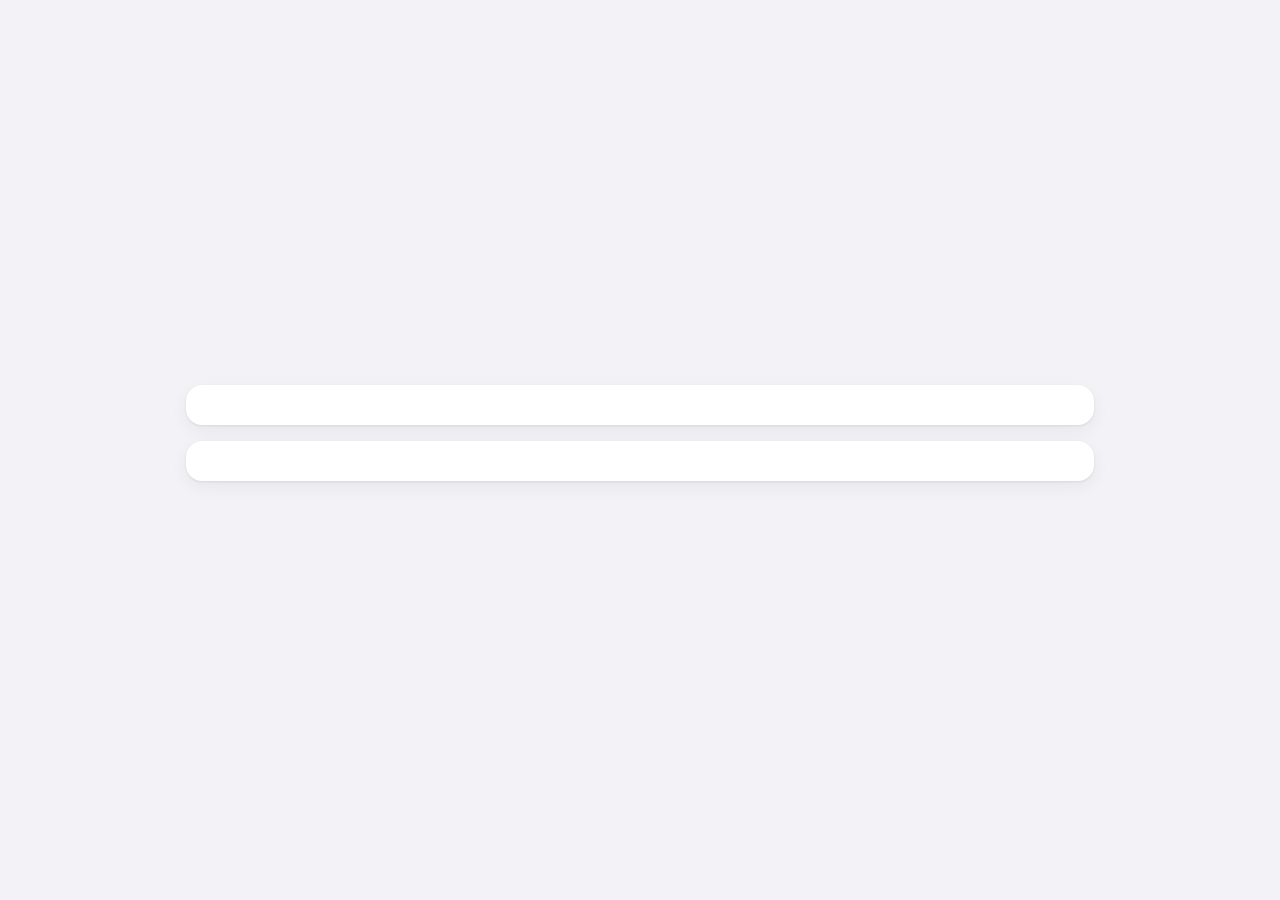
<file: frontend/pages/about.html>
<!DOCTYPE html>
<html lang="zh-CN">
<head>
  <meta charset="utf-8" />
  <meta name="viewport" content="width=device-width, initial-scale=1" />
  <title>关于 · Nonoka Lab</title>
  <link rel="stylesheet" href="../css/cupertino.css?v=20260818" />
</head>
<body>
  <svg style="display:none" xmlns="http://www.w3.org/2000/svg">
    <defs>
      <g id="icon-info" fill="none" stroke="currentColor" stroke-width="1.5" stroke-linecap="round" stroke-linejoin="round"><circle cx="12" cy="12" r="9"/><path d="M12 11v5"/><circle cx="12" cy="8" r="0.6" fill="currentColor"/></g>
      <g id="icon-refresh" fill="none" stroke="currentColor" stroke-width="1.5" stroke-linecap="round" stroke-linejoin="round"><path d="M20 11a8 8 0 1 0-1.5 5"/><path d="M20 5v6h-6"/></g>
      <g id="icon-megaphone" fill="none" stroke="currentColor" stroke-width="1.5" stroke-linecap="round" stroke-linejoin="round"><path d="M4 10v4a1 1 0 0 0 1 1h2l8 4V5L7 9H5a1 1 0 0 0-1 1z"/><path d="M18 9a3 3 0 0 1 0 6"/></g>
      <g id="icon-clock" fill="none" stroke="currentColor" stroke-width="1.5" stroke-linecap="round" stroke-linejoin="round"><circle cx="12" cy="12" r="9"/><path d="M12 7v5l3.5 2"/></g>
    </defs>
  </svg>

  <div class="page">
    <div class="card" id="aboutCard"></div>
    <div class="card" id="statsCard"></div>
  </div>

  <script src="../js/page.js"></script>
  <script>
  (function () {
    var P = window.Page;
    function api() { return P.api(); }

    var ISSUES_BASE = "";
    var dlModal = null;

    /* ---- 自建弹窗：支持富文本正文、可自由更新、不自动关闭 ---- */
    function openModal(title, bodyHTML, actions, opts) {
      var mask = P.el('<div class="modal-mask show"><div class="modal"><h3></h3>' +
        '<div class="modal-body" style="font-size:14px;line-height:1.7"></div>' +
        '<div class="acts"></div></div></div>');
      mask.querySelector("h3").textContent = title;
      mask.querySelector(".modal-body").innerHTML = bodyHTML || "";
      var acts = mask.querySelector(".acts");
      function add(label, cls, onClick) {
        var b = P.el('<button class="' + (cls || "btn") + '"></button>');
        b.textContent = label;
        b.addEventListener("click", function () {
          if (onClick && onClick() === false) return;
          close();
        });
        acts.appendChild(b);
      }
      (actions || []).forEach(function (a) {
        if (a.href) {
          acts.appendChild(P.el('<a class="btn" href="' + a.href + '" target="_blank" rel="noopener">' + P.esc(a.label) + "</a>"));
        } else add(a.label, a.cls, a.onClick);
      });
      function close() { if (mask.parentNode) mask.parentNode.removeChild(mask); }
      if (!opts || !opts.noMaskClose) {
        mask.addEventListener("click", function (e) { if (e.target === mask) close(); });
      }
      document.body.appendChild(mask);
      return { mask: mask, el: mask.querySelector(".modal"), close: close };
    }

    /* ---- 下载进度弹窗：显示进度条，完成后自动转成「完成」提示 ---- */
    function openDownloadModal() {
      var m = openModal(P.T("downloading"),
        '<div class="muted" id="dlStatus" style="white-space:pre-wrap">' +
        P.tfmt("download_progress", { percent: 0 }) + "</div>" +
        '<div class="progress" style="margin-top:8px"><i id="dlFill" style="width:0"></i></div>',
        null, { noMaskClose: true });
      var fill = m.el.querySelector("#dlFill");
      var status = m.el.querySelector("#dlStatus");
      m.el.querySelector(".acts").innerHTML = "";
      var ignore = P.el('<button class="btn gray"></button>');
      ignore.textContent = P.T("ignore");
      ignore.addEventListener("click", m.close);
      m.el.querySelector(".acts").appendChild(ignore);
      dlModal = {
        close: function () { m.close(); dlModal = null; },
        setProgress: function (fetched, total) {
          var pc = total ? Math.round(fetched / total * 100) : 0;
          fill.style.width = Math.min(100, pc) + "%";
          status.textContent = P.tfmt("download_progress", { percent: pc });
        },
        complete: function (path) {
          m.close(); dlModal = null;
          var body = P.tfmt("download_done_body", { path: path || "" });
          var md = openModal(P.T("download_done"),
            '<div class="muted" style="white-space:pre-wrap">' + P.esc(body) + "</div>",
            [{ label: P.T("open_folder"), onClick: function () { api().open_external_folder(path); } },
             { label: P.T("ok"), cls: "btn gray" }]);
          md.el.querySelector(".acts").style.justifyContent = "center";
        },
        fail: function (reason) {
          m.close(); dlModal = null;
          openModal(P.T("download_failed"),
            '<div class="muted" style="white-space:pre-wrap">' + P.esc(reason || "") + "</div>",
            [{ label: P.T("ok"), cls: "btn gray" }]);
        },
      };
    }

    /* 下载进度事件（后端 download_update 推送） */
    P.onPage("onUpdateEvent", function (info) {
      if (!dlModal || !info) return;
      if (info.progress) dlModal.setProgress(info.fetched || 0, info.total || 0);
      else if (info.done) {
        if (info.ok) dlModal.complete(info.path);
        else dlModal.fail(info.error || "");
      }
    });

    function render() {
      Promise.resolve(api().get_brand()).then(function (brand) {
        var card = document.getElementById("aboutCard");
        card.innerHTML =
          '<div style="display:flex;align-items:center;justify-content:center;gap:14px">' +
          '<img src="../assets/logo.svg" alt="logo" style="width:48px;height:48px" />' +
          '<div><div style="font-size:20px;font-weight:700">' + P.esc(brand.app_name) + "</div>" +
          '<div class="muted" style="font-size:13px">' + P.T("about_version") + ' <span id="verText" style="cursor:pointer;color:var(--accent-press)">v' + P.esc(brand.version) + "</span> · " +
          P.T("about_publisher") + "：" + P.esc(brand.publisher) + "</div></div></div>" +
          '<div class="row center wrap" style="margin-top:16px">' +
          '<button class="btn ghost" id="btnCheck">' + P.T("about_check_update") + "</button>" +
          '<button class="btn gray" id="btnFeedback">' + P.T("about_feedback") + "</button>" +
          '<button class="btn gray" id="btnAbout">' + P.T("nav_about") + "</button></div>" +
          '<div class="card" style="margin-top:16px;background:var(--fill-2)"><h3>' + P.T("about_disclaimer") + "</h3>" +
          '<p class="hint" style="white-space:pre-wrap;line-height:1.7">' + P.esc(P.T("disclaimer_text")) + "</p></div>";
        ISSUES_BASE = (brand.repo_url || "").replace(/\/+$/, "") || "https://github.com/Nonoka-fukigen/NonokaLab";
        // 彩蛋：连续点击版本号 3 次切换开发者模式（带视觉反馈）
        var ver = card.querySelector("#verText");
        var clicks = 0, timer = null;
        ver.addEventListener("click", function () {
          clicks++;
          ver.classList.remove("shake");
          void ver.offsetWidth;  // 重启动画
          ver.classList.add("shake");
          clearTimeout(timer);
          timer = setTimeout(function () { clicks = 0; }, 1200);
          if (clicks >= 3) {
            clicks = 0;
            Promise.resolve(api().get_dev_mode()).then(function (dev) {
              return api().set_dev_mode(!dev);
            }).then(function () {
              try { window.parent.postMessage({ __nonoka_nav_refresh: true }, "*"); } catch (e) {}
              return api().get_dev_mode();
            }).then(function (v) {
              P.modal(P.T("nav_dev"), v ? P.T("dev_mode_warning") : P.T("dev_mode_label") + " OFF");
            }).catch(function () {});
          }
        });

        /* 功能一：检查更新 */
        card.querySelector("#btnCheck").addEventListener("click", function () {
          api().check_update().then(function (info) {
            info = (info && info.data !== undefined) ? info.data : info;
            info = info || {};
            if (info.error) { P.modal(P.T("check_update_failed"), P.T("check_update_failed_body")); return; }
            if (!info.update_available) { P.modal(P.T("latest"), P.tfmt("latest_body", { current: info.current })); return; }
            var body = P.tfmt("update_find_body", { current: info.current, latest: info.latest, notes: info.notes || "" });
            P.modal(P.tfmt("update_find", { latest: info.latest }), body, [
              { label: P.T("download_update"), onClick: function () { startDownload(); } },
              { label: P.T("ignore"), cls: "btn gray" }]);
          }).catch(function () { P.modal(P.T("check_update_failed"), P.T("check_update_failed_body")); });
        });

        /* 功能二：反馈问题 —— 直接跳转浏览器到 Issues 新建页 */
        card.querySelector("#btnFeedback").addEventListener("click", function () {
          var url = ISSUES_BASE + "/issues/new";
          api().open_external_url(url).then(function (r) {
            r = (r && r.data !== undefined) ? r.data : r;
            if (!r || r.ok === false) {
              P.modal(P.T("open_browser_failed"), P.tfmt("open_browser_failed_body", { url: url }));
            }
          }).catch(function () {
            P.modal(P.T("open_browser_failed"), P.tfmt("open_browser_failed_body", { url: url }));
          });
        });

        /* 功能三：关于弹窗 */
        card.querySelector("#btnAbout").addEventListener("click", function () { showAbout(brand); });

      }).catch(function (e) { P.modal(P.T("crash_title"), String(e)); });

      loadStats();
    }

    function row(label, value) {
      return '<div style="display:flex;justify-content:space-between;gap:12px">' +
        '<span class="muted">' + P.esc(label) + "</span><span>" + P.esc(value) + "</span></div>";
    }
    function showAbout(brand) {
      var body =
        '<div style="display:flex;align-items:center;justify-content:center;gap:14px;margin-bottom:6px">' +
        '<img src="../assets/logo.svg" alt="logo" style="width:52px;height:52px" />' +
        '<div style="text-align:center"><div style="font-size:22px;font-weight:700">' + P.esc(brand.app_name) + "</div>" +
        '<div class="muted" style="font-size:13px">' + P.T("about_tagline") + "</div></div></div>" +
        '<div style="margin-top:14px">' +
        row(P.T("about_version"), "v" + P.esc(brand.version)) +
        row(P.T("about_publisher"), P.esc(brand.publisher)) +
        row(P.T("about_license"), "MIT License") +
        row(P.T("about_tech"), "Python + WebView2 + FFmpeg") +
        "</div>" +
        '<div class="row center wrap" style="margin-top:18px">' +
        '<button class="btn ghost" id="aboutRepoBtn">' + P.T("about_repo") + '</button>' +
        '<button class="btn" id="aboutOkBtn">' + P.T("ok") + "</button></div>";
      var m = openModal(P.T("about_modal_title"), body);
      m.el.querySelector("#aboutRepoBtn").addEventListener("click", function () {
        api().open_external_url(brand.repo_url || (ISSUES_BASE || "https://github.com/Nonoka-fukigen/NonokaLab"));
      });
      m.el.querySelector("#aboutOkBtn").addEventListener("click", m.close);
      m.el.querySelector(".acts").style.display = "none";
    }

    /* 开始下载：打开进度弹窗并通知后端，进度由 onUpdateEvent 推送 */
    function startDownload() {
      if (dlModal) dlModal.close();
      openDownloadModal();
      api().download_update().then(function (r) {
        if (!r || (r && r.data && r.data.error)) { } // 错误会在 onUpdateEvent 中透传
      }).catch(function () { if (dlModal) dlModal.fail(P.T("download_failed")); });
    }

    function loadStats() {
      Promise.resolve(api().get_stats()).then(function (s) {
        s = s || {};
        var byType = s.by_type || {};
        var typeStr = Object.keys(byType).map(function (k) { return k + "：" + byType[k]; }).join("，") || "—";
        var card = document.getElementById("statsCard");
        card.innerHTML =
          "<h3>" + P.icon("clock") + " " + P.T("about_usage") + "</h3>" +
          '<div class="row wrap" style="margin-top:6px">' +
          statBox(P.T("stat_downloads"), s.downloads || 0) +
          statBox(P.T("stat_plugins_enabled"), s.plugins_enabled || 0) +
          statBox(P.T("stat_days"), s.days || 0) + "</div>" +
          '<div class="muted" style="margin-top:10px;font-size:13px">' + P.T("stat_by_type") + "：" + P.esc(typeStr) + "</div>";
      }).catch(function () {});
    }
    function statBox(label, val) {
      return '<div style="flex:1;min-width:120px;background:var(--fill-2);border-radius:12px;padding:12px 14px">' +
        '<div style="font-size:22px;font-weight:700;color:var(--accent-press)">' + val + "</div>" +
        '<div class="muted" style="font-size:12px">' + P.esc(label) + "</div></div>";
    }

    Page.boot(render);
  })();
  </script>
</body>
</html>
</file>
<file: frontend/css/cupertino.css>
/* ============================================================
   Nonoka Lab —— Cupertino (iOS) 风格设计系统
   仅使用系统字体、圆角卡片、毛玻璃导航、线性图标；强调色 #ffbbcc
   ============================================================ */
:root {
  --bg: #f2f2f7;
  --bg-elevated: #ffffff;
  --label: #1c1c1e;
  --label-2: #8e8e93;
  --label-3: #c7c7cc;
  --separator: rgba(60, 60, 67, 0.16);
  --fill: #e9e9eb;
  --fill-2: #f2f2f7;
  --accent: #ffbbcc;
  --accent-press: #f7a8c0;
  --accent-soft: #ffe6ee;
  --blue: #007aff;
  --green: #34c759;
  --orange: #ff9500;
  --red: #ff3b30;
  --radius: 16px;
  --radius-sm: 11px;
  --radius-xs: 8px;
  --shadow: 0 1px 3px rgba(0, 0, 0, 0.08), 0 6px 18px rgba(0, 0, 0, 0.05);
  --font: -apple-system, BlinkMacSystemFont, "SF Pro Text", "Segoe UI",
          "PingFang SC", "Microsoft YaHei", "Hiragino Sans GB", sans-serif;
}

* { box-sizing: border-box; -webkit-tap-highlight-color: transparent; }

html, body {
  margin: 0;
  height: 100%;
  font-family: var(--font);
  color: var(--label);
  background: var(--bg);
  font-size: 15px;
  -webkit-font-smoothing: antialiased;
}

.icon { width: 22px; height: 22px; display: inline-block; vertical-align: middle; flex: none; }
.icon-sm { width: 18px; height: 18px; }

/* ----------------- 布局 ----------------- */
.app { display: flex; height: 100vh; overflow: hidden; }

.sidebar {
  width: 244px; flex: none;
  background: rgba(242, 242, 247, 0.82);
  backdrop-filter: saturate(180%) blur(20px);
  -webkit-backdrop-filter: saturate(180%) blur(20px);
  border-right: 1px solid var(--separator);
  display: flex; flex-direction: column;
}
.brand {
  display: flex; align-items: center; gap: 12px;
  padding: 20px 18px 14px;
}
.brand img { width: 40px; height: 40px; }
.brand .name { font-size: 19px; font-weight: 700; letter-spacing: .2px; }
.brand .sub { font-size: 11px; color: var(--label-2); font-weight: 500; }

.nav { flex: 1; overflow-y: auto; padding: 6px 12px; }
.nav-group-title {
  font-size: 12px; font-weight: 600; color: var(--label-2);
  text-transform: uppercase; letter-spacing: .4px;
  padding: 14px 10px 6px;
}
.nav-item {
  display: flex; align-items: center; gap: 12px;
  padding: 10px 12px; border-radius: var(--radius-sm);
  cursor: pointer; color: var(--label); font-weight: 500;
  transition: background .15s ease;
  user-select: none;
}
.nav-item:hover { background: rgba(0, 0, 0, 0.04); }
.nav-item.active { background: var(--accent); color: #fff; }
.nav-item.active .icon { color: #fff; }
.nav-item .icon { color: var(--accent); }
.nav-item .badge {
  margin-left: auto; background: var(--red); color: #fff;
  font-size: 11px; font-weight: 700; border-radius: 10px;
  padding: 1px 7px; min-width: 18px; text-align: center;
}
.nav-item .plug-switch {
  margin-left: auto; flex: none; position: relative;
  width: 36px; height: 21px;
  border-radius: 10.5px;
  background: #fff;
  box-shadow: inset 0 0 0 1px var(--separator);
  cursor: pointer;
  transition: background .2s ease;
  user-select: none;
}
.nav-item .plug-switch .knob {
  position: absolute; top: 2px; left: 2px;
  width: 17px; height: 17px; border-radius: 50%;
  background: #fff;
  box-shadow: 0 2px 4px rgba(0, 0, 0, 0.25), 0 0 0 1px var(--separator);
  transition: transform .2s cubic-bezier(.3, 1.4, .5, 1);
}
.nav-item .plug-switch.on { background: var(--accent); }
.nav-item .plug-switch.on .knob { transform: translateX(15px); }
.nav-item .plug-switch.on.paused { background: var(--orange); }
.nav-item.active .plug-switch { background: rgba(255,255,255,.4); box-shadow: inset 0 0 0 1px rgba(255,255,255,.5); }
.nav-item.active .plug-switch .knob { background: #fff; }
.nav-item.active .plug-switch.on { background: #fff; }
.nav-item.active .plug-switch.on .knob { background: var(--accent); }
.sidebar-foot { padding: 12px 16px; font-size: 11px; color: var(--label-3); }

/* ----------------- 主区 ----------------- */
.main { flex: 1; display: flex; flex-direction: column; min-width: 0; background: var(--bg); }
.topbar {
  height: 54px; flex: none; display: flex; align-items: center; gap: 12px;
  padding: 0 18px; background: rgba(255, 255, 255, 0.82);
  backdrop-filter: saturate(180%) blur(20px);
  -webkit-backdrop-filter: saturate(180%) blur(20px);
  border-bottom: 1px solid var(--separator);
}
.topbar .title { font-size: 17px; font-weight: 700; }
.topbar .spacer { flex: 1; }
.topbar .right { display: flex; align-items: center; gap: 10px; }

.content { flex: 1; position: relative; min-height: 0; }
#pluginFrame { width: 100%; height: 100%; border: none; background: var(--bg); }
/* 主窗口内容 iframe：填满整个右侧区域，自适应窗口大小 */
#contentFrame { width: 100%; height: 100%; border: none; background: var(--bg); display: block; }
.view { position: absolute; inset: 0; overflow-y: auto; padding: 22px 26px;
        display: none; background: var(--bg); }
.view.show { display: block; }

/* ----------------- 通用组件 ----------------- */
.card {
  background: var(--bg-elevated); border-radius: var(--radius);
  box-shadow: var(--shadow); padding: 20px; margin-bottom: 16px;
}
.card h3 { margin: 0 0 14px; font-size: 18px; font-weight: 700;
           display: flex; align-items: center; justify-content: center; gap: 8px; }
.card h3 .icon { color: var(--accent); }
.card .hint { color: var(--label-2); font-size: 13px; margin: 0 0 14px; text-align: center; }

.list { background: var(--bg-elevated); border-radius: var(--radius);
        box-shadow: var(--shadow); overflow: hidden; }
.list-row {
  display: flex; align-items: center; gap: 12px; padding: 14px 16px;
  border-bottom: 1px solid var(--separator);
}
.list-row:last-child { border-bottom: none; }
.list-row .grow { flex: 1; min-width: 0; }
.list-row .title { font-weight: 600; }
.list-row .sub { font-size: 12.5px; color: var(--label-2); margin-top: 2px;
                 overflow: hidden; text-overflow: ellipsis; white-space: nowrap; }

/* 按钮（iOS 风格大圆角）
   默认/.ghost/.gray：FFBBCC 边框 + FFBBCC 文字 + 白底（描边按钮）
   .primary：FFBBCC 填充 + 白字（启动/主要操作按钮） */
.btn {
  appearance: none; cursor: pointer;
  font-family: var(--font); font-size: 15px; font-weight: 600;
  padding: 10px 18px; border-radius: 12px;
  background: #fff; color: var(--accent);
  border: 1px solid var(--accent);
  white-space: nowrap; flex: none;
  display: inline-flex; align-items: center; justify-content: center; text-align: center;
  transition: transform .08s ease, background .15s ease, color .15s ease;
}
.btn:hover { background: var(--accent-soft); }
.btn:active { transform: scale(0.97); }
.btn[disabled] { opacity: .5; cursor: default; }
.btn.primary { background: var(--accent); color: #fff; }
.btn.primary:hover { background: var(--accent-press); }
.btn.ghost { background: #fff; color: var(--accent); }
.btn.ghost:hover { background: var(--accent-soft); }
/* 次要按钮同样跟随主题：FFBBCC 描边，不再用灰色 */
.btn.gray { background: #fff; color: var(--accent); }
.btn.gray:hover { background: var(--accent-soft); }
.btn.block { width: 100%; }
.btn.sm { padding: 6px 12px; font-size: 13px; border-radius: 10px; }

/* 按钮行：居中排列（全局约定：所有按钮组居中展示） */
.btn-row { display: flex; flex-wrap: wrap; gap: 10px;
           justify-content: center; align-items: center; }
.text-center { text-align: center; }

/* 分段控制：默认 FFBBCC 边框 + FFBBCC 字 + 白底；选中项 FFBBCC 填充 + 白字 */
.seg { display: inline-flex; background: #fff; border: 1px solid var(--accent);
       border-radius: 11px; padding: 3px; gap: 3px; }
.field .seg { display: flex; margin: 0 auto; max-width: 100%; }
.field .seg button { flex: 1; }
.seg button {
  appearance: none; border: none; background: transparent; cursor: pointer;
  font-family: var(--font); font-size: 14px; font-weight: 600; color: var(--accent);
  padding: 7px 16px; border-radius: 9px; white-space: nowrap;
  display: inline-flex; align-items: center; justify-content: center;
  transition: background .15s ease, color .15s ease;
}
.seg button:hover { background: var(--accent-soft); }
.seg button.on { background: var(--accent); color: #fff; }

/* 输入框 / 表单 */
.field { margin-bottom: 16px; }
.field label { display: block; font-size: 13px; font-weight: 600;
               color: var(--label-2); margin-bottom: 7px; }
.input {
  width: 100%; font-family: var(--font); font-size: 15px; color: var(--label);
  background: var(--fill-2); border: 1px solid var(--separator);
  border-radius: 11px; padding: 11px 13px; outline: none;
}
.input:focus { border-color: var(--accent); background: #fff; }
textarea.input { resize: vertical; min-height: 84px; }

.row { display: flex; gap: 10px; align-items: center; }
.row.center { justify-content: center; }
.row.wrap { flex-wrap: wrap; }
.spacer { flex: 1; }

/* 进度条 */
.progress { height: 8px; background: var(--fill); border-radius: 6px; overflow: hidden; }
.progress > i { display: block; height: 100%; width: 0;
                background: var(--accent); transition: width .2s ease; }

/* 状态标签 */
.tag { font-size: 12px; font-weight: 700; padding: 2px 9px; border-radius: 9px; }
.tag.ok { background: rgba(52, 199, 89, 0.16); color: var(--green); }
.tag.no { background: rgba(255, 59, 48, 0.14); color: var(--red); }
.tag.wait { background: rgba(255, 149, 0, 0.16); color: var(--orange); }

/* 日志框 */
.logbox {
  background: #1c1c1e; color: #d1d1d6; border-radius: 12px; padding: 12px 14px;
  font-family: "SF Mono", Consolas, monospace; font-size: 12.5px; line-height: 1.6;
  height: 180px; overflow-y: auto; white-space: pre-wrap; word-break: break-all;
}

/* 弹窗（错误 / 更新） */
.modal-mask {
  position: fixed; inset: 0; background: rgba(0, 0, 0, 0.35);
  display: none; align-items: center; justify-content: center; z-index: 50;
  backdrop-filter: blur(2px);
}
.modal-mask.show { display: flex; }
.modal {
  width: 420px; max-width: 88%; background: #fff; border-radius: 18px;
  padding: 22px; box-shadow: 0 20px 60px rgba(0, 0, 0, 0.3);
}
.modal h3 { margin: 0 0 8px; font-size: 18px; }
.modal p { color: var(--label-2); font-size: 14px; line-height: 1.6;
           max-height: 220px; overflow: auto; white-space: pre-wrap; }
.modal .acts { display: flex; flex-wrap: wrap; gap: 10px; justify-content: center; margin-top: 16px; }

/* 启动遮罩 */
.splash {
  position: absolute; inset: 0; background: var(--bg);
  display: flex; flex-direction: column; align-items: center; justify-content: center;
  gap: 16px; z-index: 100; transition: opacity .4s ease;
}
.splash.hide { opacity: 0; pointer-events: none; }
.splash img { width: 64px; height: 64px; animation: bob 1.4s ease-in-out infinite; }
.splash .t { font-size: 18px; font-weight: 700; }
@keyframes bob { 0%, 100% { transform: translateY(0) rotate(0); } 50% { transform: translateY(-6px) rotate(8deg); } }

.muted { color: var(--label-2); }
.center-empty { text-align: center; color: var(--label-2); padding: 60px 20px; }

/* ----------------- 壳子页面（设置 / 关于） ----------------- */
/* iframe 内页面：窗口缩放时主内容水平+垂直居中（margin:auto）。
   内容超高时 auto 自动回收到 0 → 回退顶部对齐，仍可正常向下滚动 */
body { display: flex; flex-direction: column; margin: 0; min-height: 100vh; }
.page { padding: 22px 26px 40px; max-width: 960px; width: 100%;
        margin: auto; box-sizing: border-box; }   /* 双居中 + 限宽 */
.page > .card { max-width: 920px; }   /* 单卡片限宽；多卡片全宽铺开 */

/* 插件行：右侧操作按钮竖排 */
.acts-col { display: flex; flex-direction: column; gap: 6px; align-items: stretch; }
.ver { font-size: 12px; }

/* 复选框 */
.check { display: inline-flex; align-items: center; gap: 8px; font-size: 14px;
         color: var(--label); cursor: pointer; }
.check input { width: 16px; height: 16px; accent-color: var(--accent); }

/* ----------------- 首次引导遮罩 ----------------- */
.welcome-mask {
  position: absolute; inset: 0; display: none;
  align-items: center; justify-content: center; z-index: 200;
  background: rgba(242, 242, 247, 0.92);
  backdrop-filter: blur(8px); -webkit-backdrop-filter: blur(8px);
}
.welcome-mask.show { display: flex; }
.welcome-card {
  width: 460px; max-width: 90%; background: #fff; border-radius: 22px;
  padding: 28px; box-shadow: 0 24px 70px rgba(0, 0, 0, 0.25); text-align: center;
}
.welcome-logo { width: 72px; height: 72px; animation: bob 1.6s ease-in-out infinite; }
.welcome-card h2 { margin: 14px 0 8px; font-size: 22px; }
.welcome-desc { color: var(--label-2); font-size: 14px; line-height: 1.7; }
.welcome-hint {
  margin-top: 14px; padding: 10px 12px; border-radius: 12px;
  background: var(--accent-soft); color: var(--accent-press);
  font-size: 13px; text-align: left;
}

/* ============================================================
   深色模式（light / dark / auto 跟随系统）
   通过 <html data-theme="..."> 切换；auto 时跟随系统配色
   ============================================================ */
:root[data-theme="dark"] {
  --bg: #1c1c1e;
  --bg-elevated: #2c2c2e;
  --label: #ffffff;
  --label-2: #98989d;
  --label-3: #636366;
  --separator: rgba(120, 120, 128, 0.36);
  --fill: #3a3a3c;
  --fill-2: #2c2c2e;
  --accent-soft: #4a2f39;
  --shadow: 0 1px 3px rgba(0, 0, 0, 0.4), 0 6px 18px rgba(0, 0, 0, 0.3);
}
:root[data-theme="dark"] .sidebar { background: rgba(28, 28, 30, 0.82); }
:root[data-theme="dark"] .topbar { background: rgba(44, 44, 46, 0.82); }
:root[data-theme="dark"] .seg { background: #2c2c2e; }
:root[data-theme="dark"] .seg button { color: var(--accent); }
:root[data-theme="dark"] .seg button.on { background: var(--accent); color: #fff; }
:root[data-theme="dark"] .nav-item:hover { background: rgba(255, 255, 255, 0.06); }
:root[data-theme="dark"] .input { background: #1c1c1e; }
:root[data-theme="dark"] .modal,
:root[data-theme="dark"] .welcome-card { background: #2c2c2e; }
:root[data-theme="dark"] .modal h3,
:root[data-theme="dark"] .welcome-card h2 { color: #fff; }
:root[data-theme="dark"] .welcome-mask { background: rgba(28, 28, 30, 0.92); }
:root[data-theme="dark"] .btn { background: #2c2c2e; color: var(--accent); border-color: var(--accent); }
:root[data-theme="dark"] .btn:hover { background: #3a3a3c; }
:root[data-theme="dark"] .btn.primary { background: var(--accent); color: #fff; }
:root[data-theme="dark"] .btn.primary:hover { background: var(--accent-press); }
:root[data-theme="dark"] .btn.ghost { background: #2c2c2e; color: var(--accent); }
:root[data-theme="dark"] .btn.gray { background: #2c2c2e; color: var(--accent); }
:root[data-theme="dark"] .btn.gray:hover { background: #3a3a3c; }

@media (prefers-color-scheme: dark) {
  :root[data-theme="auto"] {
    --bg: #1c1c1e;
    --bg-elevated: #2c2c2e;
    --label: #ffffff;
    --label-2: #98989d;
    --label-3: #636366;
    --separator: rgba(120, 120, 128, 0.36);
    --fill: #3a3a3c;
    --fill-2: #2c2c2e;
    --accent-soft: #4a2f39;
    --shadow: 0 1px 3px rgba(0, 0, 0, 0.4), 0 6px 18px rgba(0, 0, 0, 0.3);
  }
  :root[data-theme="auto"] .sidebar { background: rgba(28, 28, 30, 0.82); }
  :root[data-theme="auto"] .topbar { background: rgba(44, 44, 46, 0.82); }
  :root[data-theme="auto"] .seg { background: #2c2c2e; }
  :root[data-theme="auto"] .seg button { color: var(--accent); }
  :root[data-theme="auto"] .seg button.on { background: var(--accent); color: #fff; }
  :root[data-theme="auto"] .nav-item:hover { background: rgba(255, 255, 255, 0.06); }
  :root[data-theme="auto"] .input { background: #1c1c1e; }
  :root[data-theme="auto"] .modal,
  :root[data-theme="auto"] .welcome-card { background: #2c2c2e; }
  :root[data-theme="auto"] .modal h3,
  :root[data-theme="auto"] .welcome-card h2 { color: #fff; }
  :root[data-theme="auto"] .welcome-mask { background: rgba(28, 28, 30, 0.92); }
  :root[data-theme="auto"] .btn { background: #2c2c2e; color: var(--accent); border-color: var(--accent); }
  :root[data-theme="auto"] .btn:hover { background: #3a3a3c; }
  :root[data-theme="auto"] .btn.primary { background: var(--accent); color: #fff; }
  :root[data-theme="auto"] .btn.primary:hover { background: var(--accent-press); }
  :root[data-theme="auto"] .btn.ghost { background: #2c2c2e; color: var(--accent); }
  :root[data-theme="auto"] .btn.gray { background: #2c2c2e; color: var(--accent); }
  :root[data-theme="auto"] .btn.gray:hover { background: #3a3a3c; }
}

/* 版本号彩蛋：点击抖动反馈 */
.shake { animation: nk-shake 0.4s ease; display: inline-block; }
@keyframes nk-shake {
  0%, 100% { transform: translateX(0); }
  20% { transform: translateX(-3px) rotate(-1deg); }
  40% { transform: translateX(3px) rotate(1deg); }
  60% { transform: translateX(-2px); }
  80% { transform: translateX(2px); }
}
/* 开发者模式红色警告条 */
.dev-warning { animation: nk-fadein 0.3s ease; }
@keyframes nk-fadein { from { opacity: 0; } to { opacity: 1; } }
</file>
<file: plugins/Nonoka_video_download/frontend/css/app.css>
/* Nonoka_video_download 插件前端专属样式（复用 shell 的 Cupertino 变量） */
/* body 变 flex 容器：让 .wrap 用 margin:auto 实现水平+垂直双居中，
   窗口缩放时自动重新居中；内容超高时自动回退顶部对齐以支持滚动 */
body { min-height: 100vh; display: flex; margin: 0; }
.wrap { max-width: 760px; width: 100%; box-sizing: border-box;
        margin: auto; padding: 24px 4px 40px; }
.wrap > h2 { font-size: 22px; font-weight: 800; margin: 0 0 4px; text-align: center; }
.wrap > .lead { color: var(--label-2); font-size: 13.5px; margin: 0 0 20px; text-align: center; }

/* 运行状态条：居中排版 */
.run-bar { display: flex; flex-wrap: wrap; align-items: center; justify-content: center;
            gap: 10px; background: var(--bg-elevated); border-radius: var(--radius);
            box-shadow: var(--shadow); padding: 14px 18px; margin-bottom: 16px; }
.run-bar .icon { width: 26px; height: 26px; color: var(--accent); }
.run-bar .muted { flex: 1 1 auto; text-align: center; }

/* FFmpeg 提醒横幅：居中内容，可忽略 */
.ffmpeg-banner {
  display: flex; align-items: center; gap: 12px;
  background: color-mix(in srgb, var(--accent) 14%, transparent);
  border: 1px solid color-mix(in srgb, var(--accent) 50%, transparent);
  border-radius: var(--radius);
  padding: 12px 14px; margin-bottom: 16px;
}
.ffmpeg-banner .icon { width: 22px; height: 22px; color: var(--accent); flex: none; }
.ffmpeg-banner-body { flex: 1; min-width: 0; }
.ffmpeg-banner-title { font-weight: 700; font-size: 14px; color: var(--label); }
.ffmpeg-banner-text { font-size: 12.5px; color: var(--label-2); margin-top: 2px; }
.ffmpeg-dismiss {
  flex: none; width: 24px; height: 24px; border: none; border-radius: 50%;
  background: color-mix(in srgb, var(--accent) 25%, transparent); color: var(--accent-press);
  font-size: 14px; line-height: 1; cursor: pointer;
  display: flex; align-items: center; justify-content: center;
}
.ffmpeg-dismiss:hover { background: color-mix(in srgb, var(--accent) 42%, transparent); }

/* 分段控件行：水平居中，紧凑贴合内容，避免大段空白 */
.seg-row { display: flex; justify-content: center; margin-bottom: 18px; }
.seg-row .seg { display: inline-flex; max-width: 100%; }
.seg-row .seg button {
  min-width: 132px;
  display: inline-flex; align-items: center; justify-content: center; gap: 6px;
}

/* 下拉选择框：去除原生箭头，使用主题化 chevron */
select.input {
  appearance: none;
  -webkit-appearance: none;
  background-image: url("data:image/svg+xml;charset=UTF-8,%3Csvg xmlns='http://www.w3.org/2000/svg' width='12' height='12' viewBox='0 0 24 24' fill='none' stroke='%23808080' stroke-width='2.2' stroke-linecap='round' stroke-linejoin='round'%3E%3Cpath d='M6 9l6 6 6-6'/%3E%3C/svg%3E");
  background-repeat: no-repeat;
  background-position: right 13px center;
  padding-right: 36px;
  cursor: pointer;
}

.url-row { display: flex; gap: 10px; }
.url-row .input { flex: 1; }

/* 保存位置行：输入框占满剩余宽度，选择按钮文字保持横排 */
#btnBrowse { min-width: 64px; white-space: nowrap; letter-spacing: 0; }
#btnBrowse + #folder,
.row #folder { flex: 1; min-width: 0; }

/* 状态标签与主按钮等高 */
.actions .tag, .run-bar .tag { font-size: 14px; padding: 8px 14px; border-radius: var(--radius-sm); }

.opt-grid { display: grid; grid-template-columns: 1fr 1fr; gap: 14px; }
@media (max-width: 620px) { .opt-grid { grid-template-columns: 1fr; } }

.cookie-area { display: none; }
.cookie-area.show { display: block; }
.qr-img { width: 200px; height: 200px; background: #fff; border-radius: var(--radius-sm); padding: 6px; }

.tagline { display: flex; gap: 8px; align-items: center; flex-wrap: wrap; }
.divider { height: 1px; background: var(--separator); margin: 18px 0; }

/* 操作按钮组：居中 */
.actions { display: flex; gap: 10px; flex-wrap: wrap; justify-content: center; margin-top: 8px; }
.actions .tag { align-self: center; }

/* 表单内按钮行居中 */
.row.center { justify-content: center; }

/* 插件运行状态 & 状态标签：统一主题色。运行=粉底白字，未运行/等待=粉字白底 */
.tag.run { background: var(--accent, #ffbbcc); color: #fff; }
.tag.stop { background: #fff; color: var(--accent, #ffbbcc); border: 1px solid var(--accent, #ffbbcc); }
.tag.wait { background: #fff; color: var(--accent, #ffbbcc); border: 1px solid var(--accent, #ffbbcc); }
.tag.ok { background: var(--accent, #ffbbcc); color: #fff; }

/* 插件未运行：功能按钮/分段/下拉视觉置灰，但仍可点击以弹出「启动插件」提示。
   刻意不用 pointer-events:none / disabled，否则点击提示无法弹出。 */
.wrap.locked .btn,
.wrap.locked .seg button,
.wrap.locked select,
.wrap.locked .ffmpeg-banner {
  opacity: .55;
  filter: saturate(.6);
  cursor: not-allowed;
}

/* 自动识别徽标：内嵌平台图标，与 tag 同高 */
.detect-row { display: flex; align-items: center; gap: 6px; }
.detect-row .tag { display: inline-flex; align-items: center; gap: 5px; }
.detect-row .tag .icon { width: 14px; height: 14px; }
#urlDetect.tag.ok { background: var(--accent, #ffbbcc); color: #fff; }
</file>
